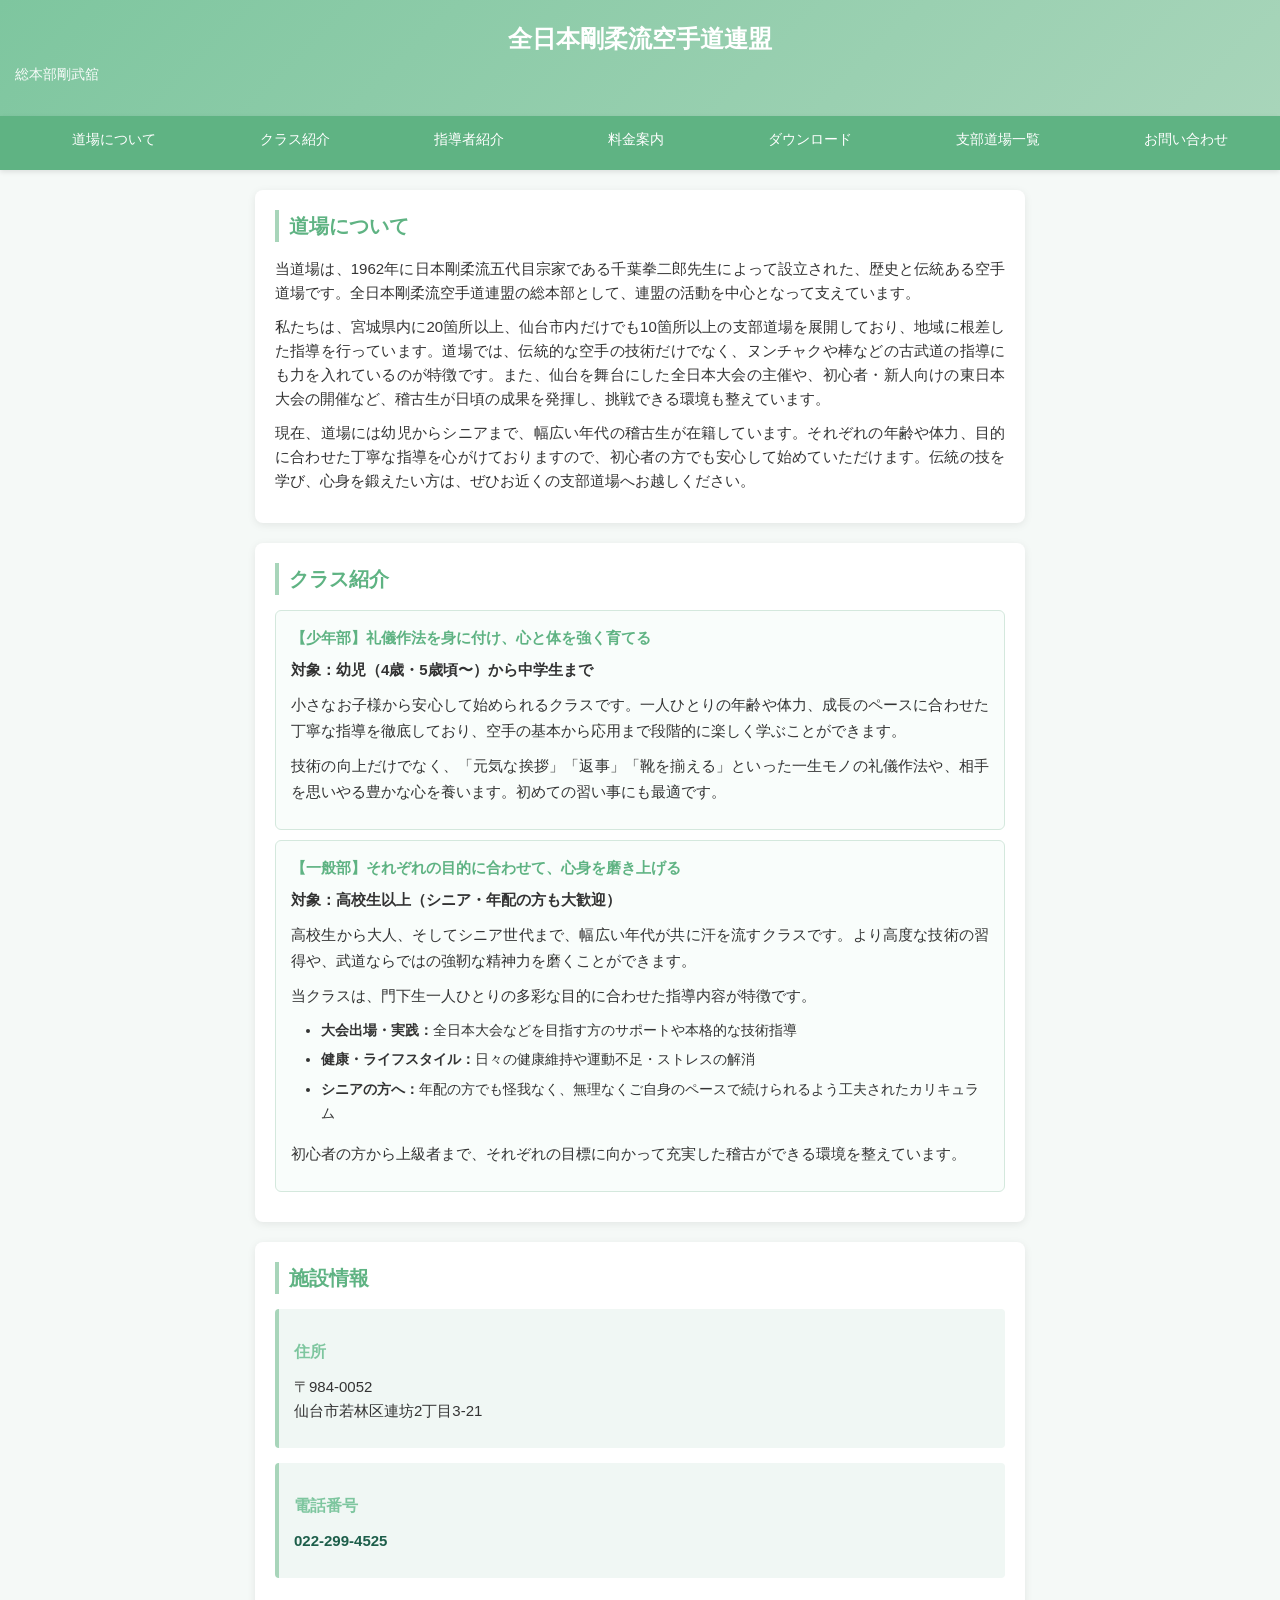
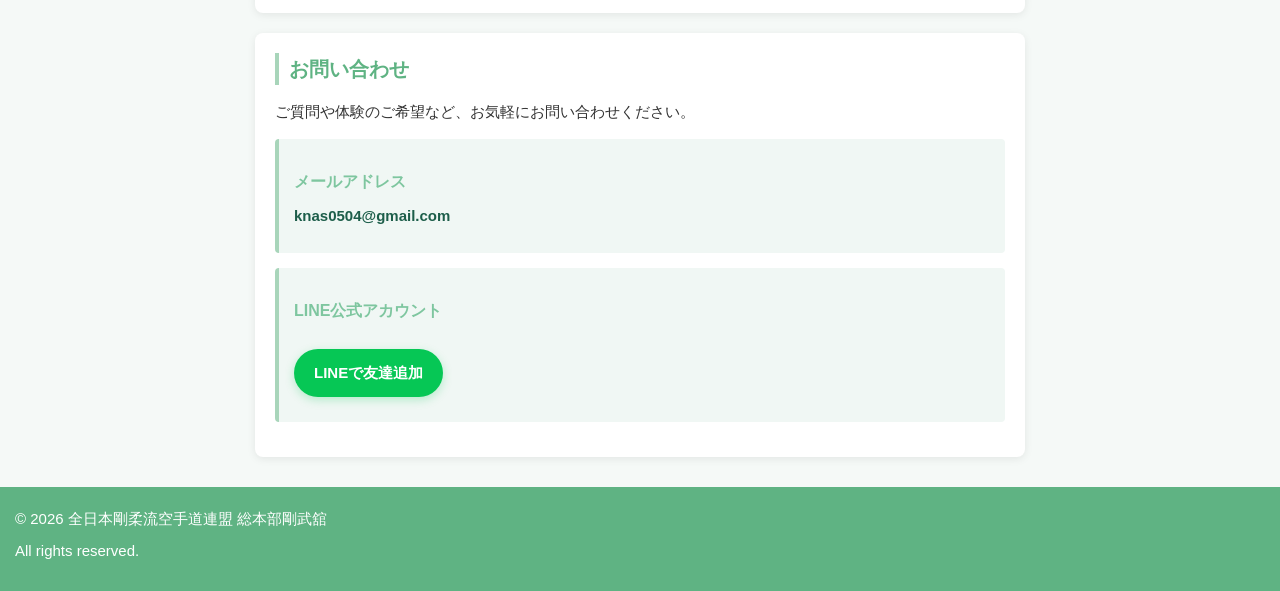
<file: index.htm>
<!DOCTYPE html>
<html lang="ja">
<head>
    <meta charset="UTF-8">
    <meta name="viewport" content="width=device-width, initial-scale=1.0">
    <title>全日本剛柔流空手道連盟 総本部剛武舘</title>
    <style>
        * { margin: 0; padding: 0; box-sizing: border-box; }
        body { font-family: 'Segoe UI', 'Hiragino Sans', 'Noto Sans JP', sans-serif; line-height: 1.6; color: #333; background-color: #f5f9f7; }
        header { background: linear-gradient(135deg, #7ec69f 0%, #a8d5ba 100%); color: white; padding: 20px 15px; text-align: center; box-shadow: 0 2px 5px rgba(0,0,0,0.1); }
        header h1 { font-size: 24px; margin-bottom: 5px; font-weight: 600; }
        header p { font-size: 14px; opacity: 0.95; }
        nav { background-color: #5fb383; padding: 0; position: sticky; top: 0; z-index: 100; box-shadow: 0 2px 5px rgba(0,0,0,0.1); }
        nav ul { list-style: none; display: flex; justify-content: space-around; flex-wrap: wrap; }
        nav a { display: block; color: white; text-decoration: none; padding: 12px 15px; font-size: 14px; font-weight: 500; transition: background-color 0.3s ease; }
        nav a:hover { background-color: #4a9b6f; }
        main { max-width: 800px; margin: 20px auto; padding: 0 15px; }
        section { background: white; margin-bottom: 20px; padding: 20px; border-radius: 8px; box-shadow: 0 2px 8px rgba(0,0,0,0.08); }
        section h2 { color: #5fb383; margin-bottom: 15px; font-size: 20px; border-left: 4px solid #a8d5ba; padding-left: 10px; }
        section h3 { color: #7ec69f; margin-top: 15px; margin-bottom: 10px; font-size: 16px; }
        p { margin-bottom: 10px; text-align: justify; font-size: 15px; }
        ul { margin-left: 20px; margin-bottom: 15px; }
        li { margin-bottom: 8px; font-size: 15px; }
        .info-box { background-color: #f0f7f4; border-left: 4px solid #a8d5ba; padding: 15px; margin: 15px 0; border-radius: 4px; }
        .info-box strong { color: #5fb383; }
        .contact-link { color: #1d5e4a; text-decoration: none; font-weight: 600; }
        .contact-link:hover { text-decoration: underline; }
        .class-item { background-color: #f9fdfb; padding: 15px; margin-bottom: 10px; border-radius: 6px; border: 1px solid #d4e8dd; }
        .class-item h3 { margin-top: 0; }
        .class-item-title { color: #5fb383; font-weight: 600; font-size: 15px; margin-bottom: 8px; }
        .class-item-subtitle { color: #7ec69f; font-weight: 600; font-size: 14px; margin-top: 10px; margin-bottom: 5px; }
        .class-item-content { font-size: 15px; line-height: 1.7; }
        .class-item-content ul { margin-left: 30px; margin-top: 8px; }
        .class-item-content li { margin-bottom: 6px; font-size: 14px; }
        .btn-line {
            display: inline-flex;
            align-items: center;
            justify-content: center;
            gap: 8px;
            background-color: #06c755;
            color: white;
            text-decoration: none;
            font-weight: 700;
            padding: 12px 20px;
            border-radius: 999px;
            margin-top: 15px;
            box-shadow: 0 3px 10px rgba(6, 199, 85, 0.25);
        }
        .btn-line:hover { background-color: #04ad49; }
        .btn-line img { width: 20px; height: 20px; }
        .map-wrap { position: relative; padding-bottom: 56.25%; height: 0; overflow: hidden; margin-top: 12px; border-radius: 6px; }
        .map-wrap iframe { position: absolute; top: 0; left: 0; width: 100%; height: 100%; border: 0; }
        footer { background-color: #5fb383; color: white; text-align: center; padding: 20px 15px; margin-top: 30px; font-size: 13px; }
        footer p { margin-bottom: 8px; }
        a:focus, button:focus { outline: 2px solid #7ec69f; outline-offset: 2px; }
        @media (max-width: 600px) { header h1 { font-size: 18px; } nav a { padding: 10px 12px; font-size: 12px; } section { padding: 15px; } section h2 { font-size: 18px; } main { margin: 15px auto; } }
    </style>
</head>
<body>
    <header><h1>全日本剛柔流空手道連盟</h1><p>総本部剛武舘</p></header>
    <nav aria-label="メインナビゲーション"><ul>
        <li><a href="#about">道場について</a></li><li><a href="#classes">クラス紹介</a></li><li><a href="instructors.html">指導者紹介</a></li><li><a href="pricing.html">料金案内</a></li><li><a href="download.html">ダウンロード</a></li><li><a href="branches.html">支部道場一覧</a></li><li><a href="#contact">お問い合わせ</a></li>
    </ul></nav>
    <main>
        <section id="about"><h2>道場について</h2><p>当道場は、1962年に日本剛柔流五代目宗家である千葉拳二郎先生によって設立された、歴史と伝統ある空手道場です。全日本剛柔流空手道連盟の総本部として、連盟の活動を中心となって支えています。</p><p>私たちは、宮城県内に20箇所以上、仙台市内だけでも10箇所以上の支部道場を展開しており、地域に根差した指導を行っています。道場では、伝統的な空手の技術だけでなく、ヌンチャクや棒などの古武道の指導にも力を入れているのが特徴です。また、仙台を舞台にした全日本大会の主催や、初心者・新人向けの東日本大会の開催など、稽古生が日頃の成果を発揮し、挑戦できる環境も整えています。</p><p>現在、道場には幼児からシニアまで、幅広い年代の稽古生が在籍しています。それぞれの年齢や体力、目的に合わせた丁寧な指導を心がけておりますので、初心者の方でも安心して始めていただけます。伝統の技を学び、心身を鍛えたい方は、ぜひお近くの支部道場へお越しください。</p></section>
        <section id="classes"><h2>クラス紹介</h2>
            <div class="class-item">
                <div class="class-item-title">【少年部】礼儀作法を身に付け、心と体を強く育てる</div>
                <p><strong>対象：幼児（4歳・5歳頃〜）から中学生まで</strong></p>
                <div class="class-item-content">
                    <p>小さなお子様から安心して始められるクラスです。一人ひとりの年齢や体力、成長のペースに合わせた丁寧な指導を徹底しており、空手の基本から応用まで段階的に楽しく学ぶことができます。</p>
                    <p>技術の向上だけでなく、「元気な挨拶」「返事」「靴を揃える」といった一生モノの礼儀作法や、相手を思いやる豊かな心を養います。初めての習い事にも最適です。</p>
                </div>
            </div>
            <div class="class-item">
                <div class="class-item-title">【一般部】それぞれの目的に合わせて、心身を磨き上げる</div>
                <p><strong>対象：高校生以上（シニア・年配の方も大歓迎）</strong></p>
                <div class="class-item-content">
                    <p>高校生から大人、そしてシニア世代まで、幅広い年代が共に汗を流すクラスです。より高度な技術の習得や、武道ならではの強靭な精神力を磨くことができます。</p>
                    <p>当クラスは、門下生一人ひとりの多彩な目的に合わせた指導内容が特徴です。</p>
                    <ul>
                        <li><strong>大会出場・実践：</strong>全日本大会などを目指す方のサポートや本格的な技術指導</li>
                        <li><strong>健康・ライフスタイル：</strong>日々の健康維持や運動不足・ストレスの解消</li>
                        <li><strong>シニアの方へ：</strong>年配の方でも怪我なく、無理なくご自身のペースで続けられるよう工夫されたカリキュラム</li>
                    </ul>
                    <p>初心者の方から上級者まで、それぞれの目標に向かって充実した稽古ができる環境を整えています。</p>
                </div>
            </div>
        </section>
        <section id="info"><h2>施設情報</h2><div class="info-box"><h3>住所</h3><p>〒984-0052<br>仙台市若林区連坊2丁目3-21</p></div><div class="info-box"><h3>電話番号</h3><p><a href="tel:022-299-4525" class="contact-link">022-299-4525</a></p></div></section>
        <section id="contact"><h2>お問い合わせ</h2><p>ご質問や体験のご希望など、お気軽にお問い合わせください。</p><div class="info-box"><h3>メールアドレス</h3><p><a href="mailto:knas0504@gmail.com" class="contact-link">knas0504@gmail.com</a></p></div><div class="info-box"><h3>LINE公式アカウント</h3><p><a href="https://lin.ee/5XdmVxu" class="btn-line">LINEで友達追加</a></p></div></section>
    </main>
    <footer><p>&copy; 2026 全日本剛柔流空手道連盟 総本部剛武舘</p><p>All rights reserved.</p></footer>
</body>
</html>
</file>
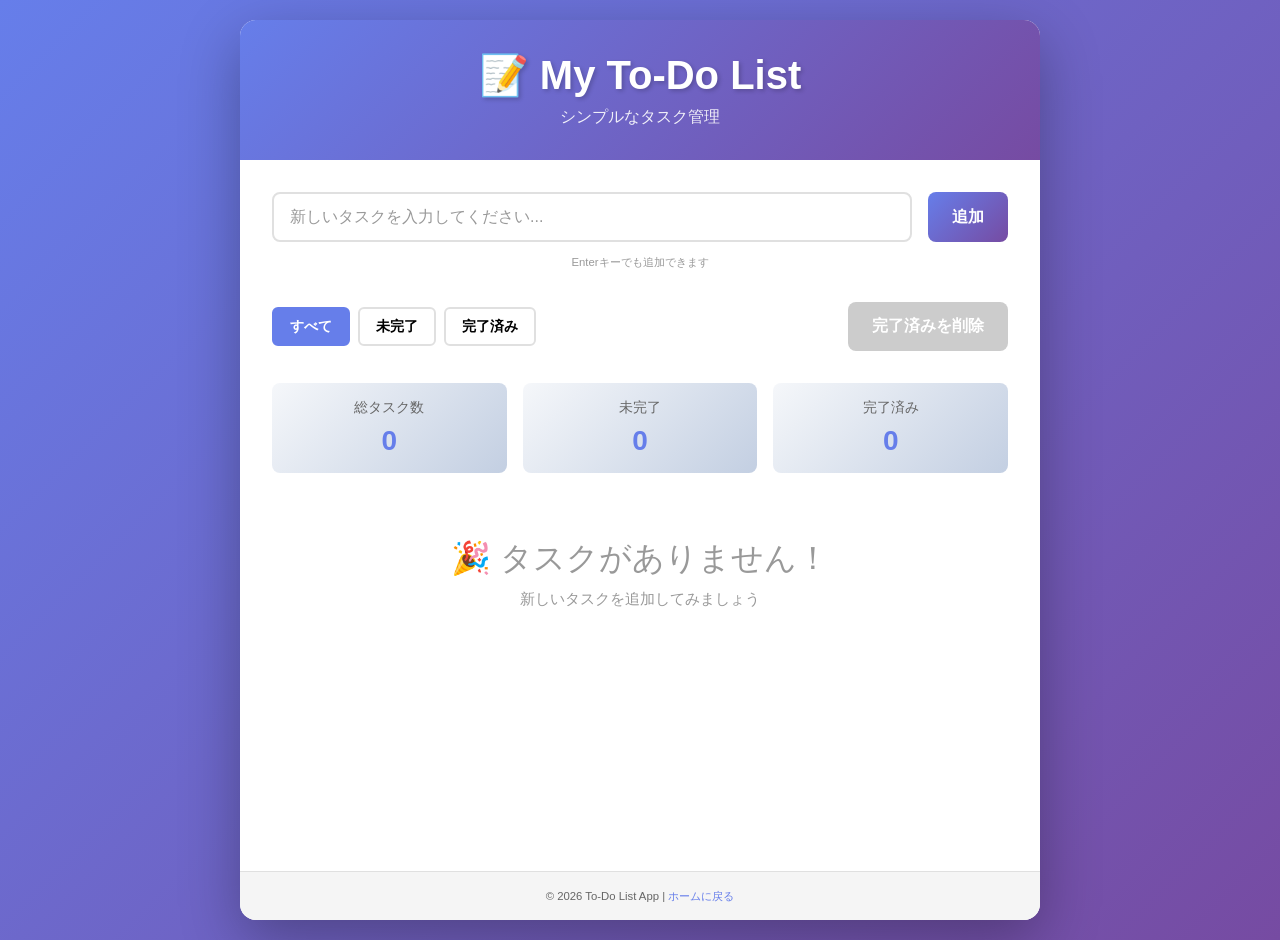
<file: todo/index.html>
<!DOCTYPE html>
<html lang="ja">
<head>
    <meta charset="UTF-8">
    <meta name="viewport" content="width=device-width, initial-scale=1.0">
    <meta name="description" content="シンプルで使いやすいTo-Doリスト管理アプリケーション。ローカルストレージで自動保存。">
    <title>To-Do リスト | タスク管理アプリ</title>
    <link rel="stylesheet" href="styles.css">
</head>
<body>
    <div class="container">
        <!-- ヘッダー -->
        <header class="header">
            <h1 class="title">📝 My To-Do List</h1>
            <p class="subtitle">シンプルなタスク管理</p>
        </header>

        <!-- メインコンテンツ -->
        <main class="main-content">
            <!-- 入力エリア -->
            <section class="input-section">
                <form id="todoForm" class="input-form">
                    <input 
                        type="text" 
                        id="todoInput" 
                        class="input-field" 
                        placeholder="新しいタスクを入力してください..."
                        autocomplete="off"
                    >
                    <button type="submit" class="btn btn-add">追加</button>
                </form>
                <div class="input-info">
                    <small>Enterキーでも追加できます</small>
                </div>
            </section>

            <!-- フィルターボタン -->
            <section class="filter-section">
                <div class="filter-buttons">
                    <button class="filter-btn active" data-filter="all">すべて</button>
                    <button class="filter-btn" data-filter="active">未完了</button>
                    <button class="filter-btn" data-filter="completed">完了済み</button>
                </div>
                <button id="clearCompleted" class="btn btn-danger">完了済みを削除</button>
            </section>

            <!-- 統計情報 -->
            <section class="stats-section">
                <div class="stat-item">
                    <span class="stat-label">総タスク数</span>
                    <span class="stat-value" id="totalTasks">0</span>
                </div>
                <div class="stat-item">
                    <span class="stat-label">未完了</span>
                    <span class="stat-value" id="activeTasks">0</span>
                </div>
                <div class="stat-item">
                    <span class="stat-label">完了済み</span>
                    <span class="stat-value" id="completedTasks">0</span>
                </div>
            </section>

            <!-- タスクリスト -->
            <section class="tasks-section">
                <ul id="todoList" class="todo-list">
                    <!-- JavaScriptで動的に生成 -->
                </ul>
                <div id="emptyState" class="empty-state">
                    <p>🎉 タスクがありません！</p>
                    <p>新しいタスクを追加してみましょう</p>
                </div>
            </section>
        </main>

        <!-- フッター -->
        <footer class="footer">
            <small>&copy; 2026 To-Do List App | <a href="../index.html">ホームに戻る</a></small>
        </footer>
    </div>

    <script src="script.js"></script>
</body>
</html>
</file>
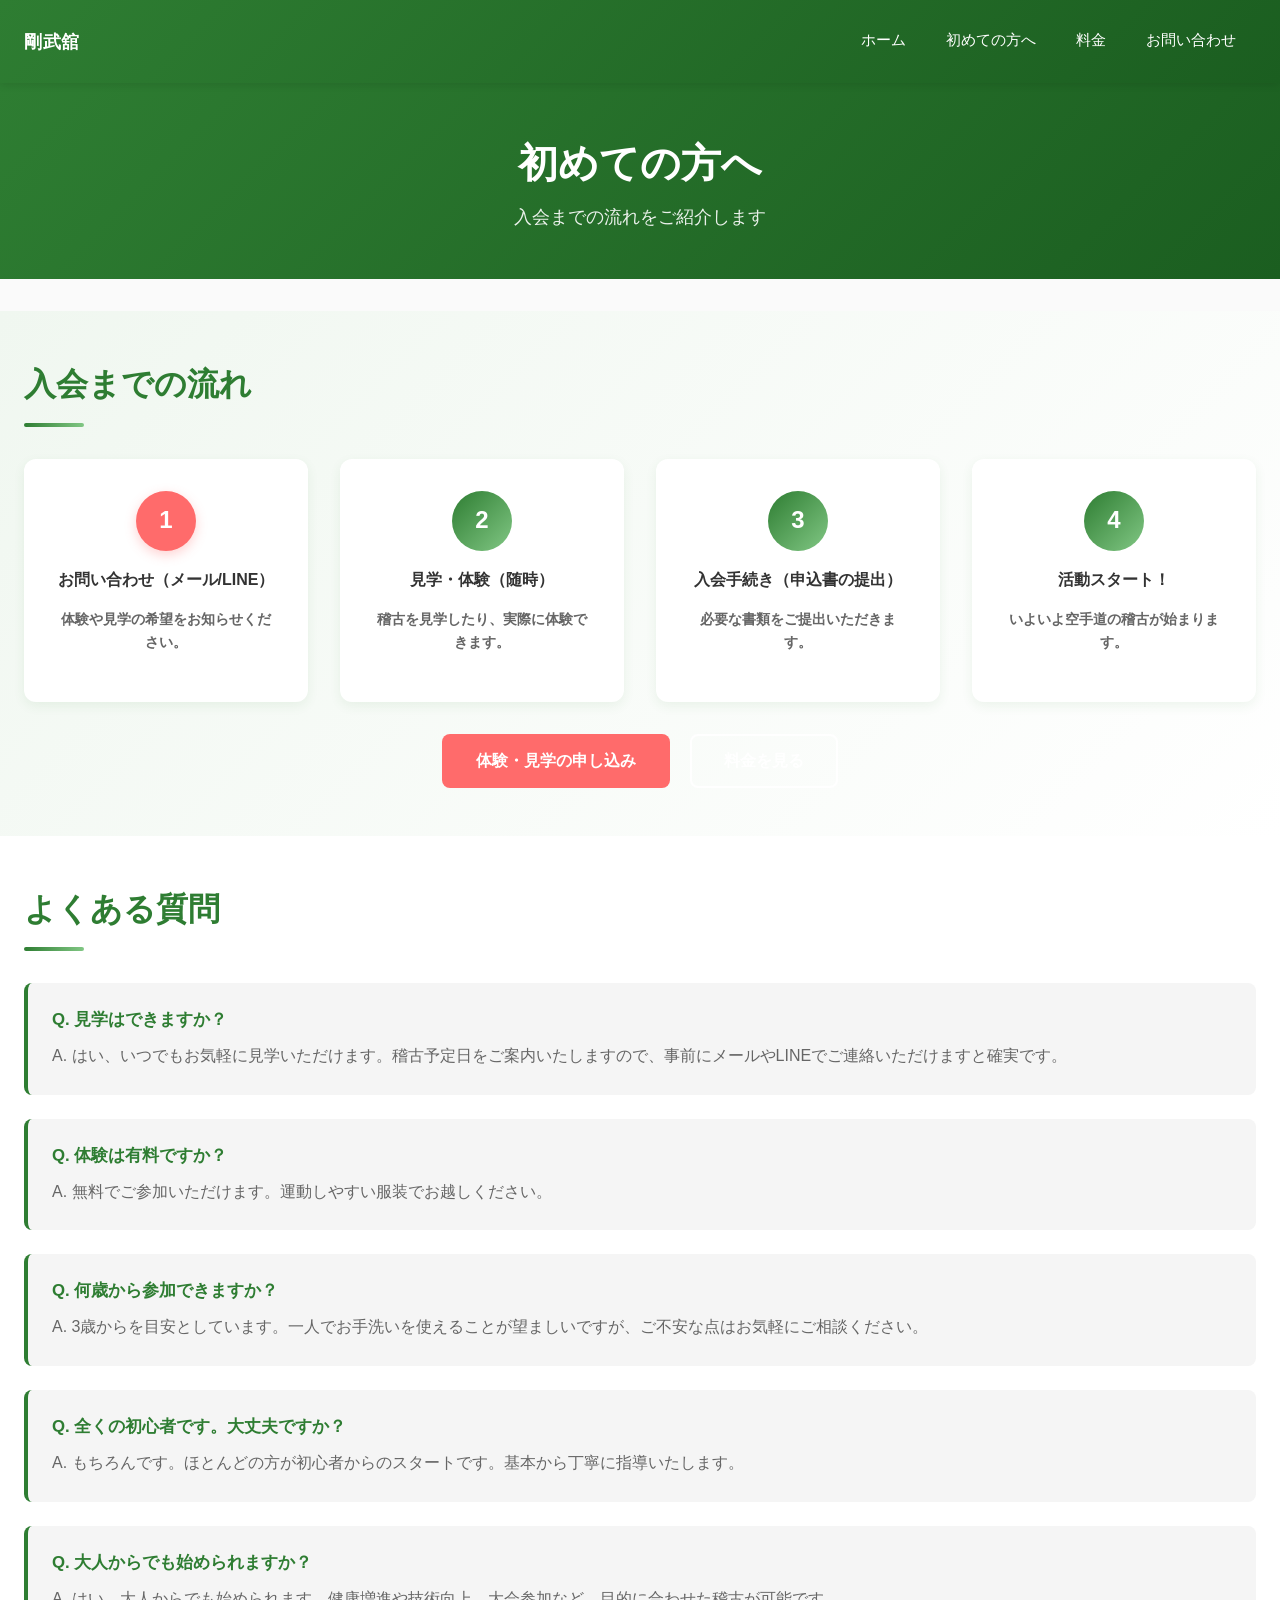
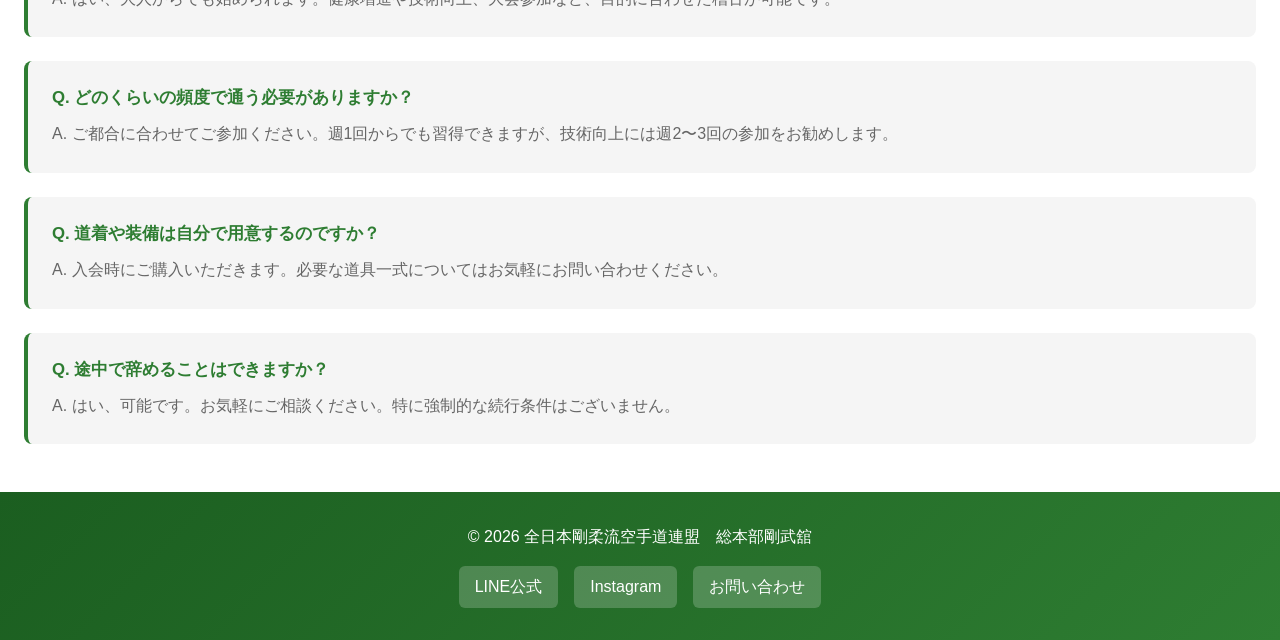
<file: about.html>
<!DOCTYPE html>
<html lang="ja">
<head>
    <meta charset="UTF-8">
    <meta name="viewport" content="width=device-width, initial-scale=1.0">
    <meta name="description" content="初めての方へ。入会までの流れと料金について。">
    <title>初めての方へ | 全日本剛柔流空手道連盟　総本部剛武舘</title>
    <link rel="stylesheet" href="css/style.css">
</head>
<body>
    <!-- ヘッダー -->
    <header class="header">
        <div class="logo">剛武舘</div>
        <button class="menu-toggle" id="menuToggle">☰</button>
        <nav class="nav" id="nav">
            <a href="index.html">ホーム</a>
            <a href="about.html">初めての方へ</a>
            <a href="price.html">料金</a>
            <a href="contact.html">お問い合わせ</a>
        </nav>
    </header>

    <main>
        <!-- ページタイトル -->
        <div class="page-title">
            <h1>初めての方へ</h1>
            <p>入会までの流れをご紹介します</p>
        </div>

        <!-- 入会ステップセクション -->
        <section class="steps">
            <h2>入会までの流れ</h2>
            <div class="steps-container">
                <div class="step-item active">
                    <div class="step-number">1</div>
                    <p>お問い合わせ（メール/LINE）</p>
                    <p style="font-size: 0.9rem; color: #666; margin-top: 0.5rem;">体験や見学の希望をお知らせください。</p>
                </div>
                <div class="step-item">
                    <div class="step-number">2</div>
                    <p>見学・体験（随時）</p>
                    <p style="font-size: 0.9rem; color: #666; margin-top: 0.5rem;">稽古を見学したり、実際に体験できます。</p>
                </div>
                <div class="step-item">
                    <div class="step-number">3</div>
                    <p>入会手続き（申込書の提出）</p>
                    <p style="font-size: 0.9rem; color: #666; margin-top: 0.5rem;">必要な書類をご提出いただきます。</p>
                </div>
                <div class="step-item">
                    <div class="step-number">4</div>
                    <p>活動スタート！</p>
                    <p style="font-size: 0.9rem; color: #666; margin-top: 0.5rem;">いよいよ空手道の稽古が始まります。</p>
                </div>
            </div>
            <div style="text-align: center; margin-top: 2rem;">
                <a href="contact.html" class="btn btn-main">体験・見学の申し込み</a>
                <a href="price.html" class="btn btn-sub" style="margin-left: 1rem;">料金を見る</a>
            </div>
        </section>

        <!-- よくある質問セクション -->
        <section class="faq">
            <h2>よくある質問</h2>
            <div class="faq-grid">
                <div class="faq-item">
                    <p class="faq-q">Q. 見学はできますか？</p>
                    <p class="faq-a">A. はい、いつでもお気軽に見学いただけます。稽古予定日をご案内いたしますので、事前にメールやLINEでご連絡いただけますと確実です。</p>
                </div>

                <div class="faq-item">
                    <p class="faq-q">Q. 体験は有料ですか？</p>
                    <p class="faq-a">A. 無料でご参加いただけます。運動しやすい服装でお越しください。</p>
                </div>

                <div class="faq-item">
                    <p class="faq-q">Q. 何歳から参加できますか？</p>
                    <p class="faq-a">A. 3歳からを目安としています。一人でお手洗いを使えることが望ましいですが、ご不安な点はお気軽にご相談ください。</p>
                </div>

                <div class="faq-item">
                    <p class="faq-q">Q. 全くの初心者です。大丈夫ですか？</p>
                    <p class="faq-a">A. もちろんです。ほとんどの方が初心者からのスタートです。基本から丁寧に指導いたします。</p>
                </div>

                <div class="faq-item">
                    <p class="faq-q">Q. 大人からでも始められますか？</p>
                    <p class="faq-a">A. はい、大人からでも始められます。健康増進や技術向上、大会参加など、目的に合わせた稽古が可能です。</p>
                </div>

                <div class="faq-item">
                    <p class="faq-q">Q. どのくらいの頻度で通う必要がありますか？</p>
                    <p class="faq-a">A. ご都合に合わせてご参加ください。週1回からでも習得できますが、技術向上には週2〜3回の参加をお勧めします。</p>
                </div>

                <div class="faq-item">
                    <p class="faq-q">Q. 道着や装備は自分で用意するのですか？</p>
                    <p class="faq-a">A. 入会時にご購入いただきます。必要な道具一式についてはお気軽にお問い合わせください。</p>
                </div>

                <div class="faq-item">
                    <p class="faq-q">Q. 途中で辞めることはできますか？</p>
                    <p class="faq-a">A. はい、可能です。お気軽にご相談ください。特に強制的な続行条件はございません。</p>
                </div>
            </div>
        </section>
    </main>

    <!-- フッター -->
    <footer class="footer">
        <p>&copy; 2026 全日本剛柔流空手道連盟　総本部剛武舘</p>
        <div class="footer-sns">
            <a href="https://line.me/R/ti/p/@195xouaz" target="_blank">LINE公式</a>
            <a href="https://instagram.com" target="_blank">Instagram</a>
            <a href="contact.html">お問い合わせ</a>
        </div>
    </footer>

    <script>
        // モバイルメニュー開閉
        const menuToggle = document.getElementById('menuToggle');
        const nav = document.getElementById('nav');

        menuToggle.addEventListener('click', () => {
            nav.classList.toggle('active');
        });

        // ナビゲーションリンク click時にメニューを閉じる
        document.querySelectorAll('.nav a').forEach(link => {
            link.addEventListener('click', () => {
                nav.classList.remove('active');
            });
        });
    </script>
</body>
</html>
</file>
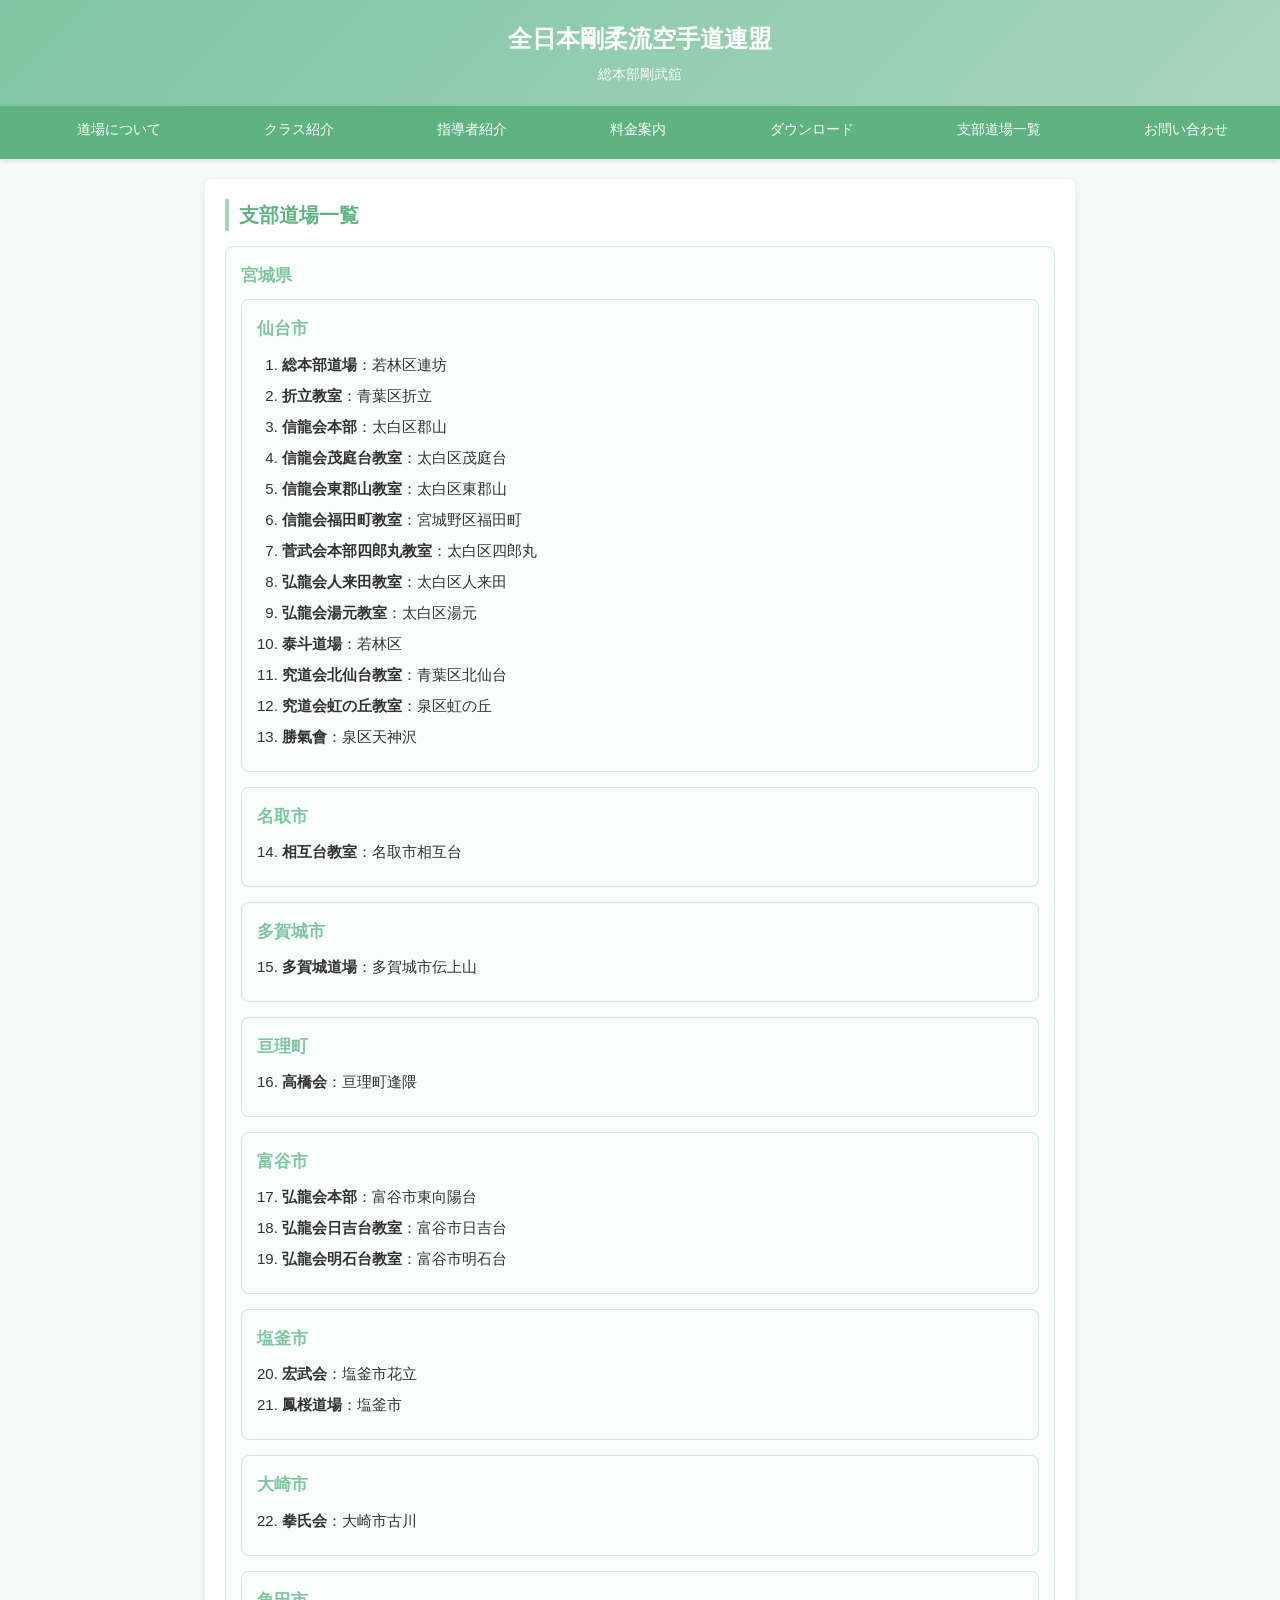
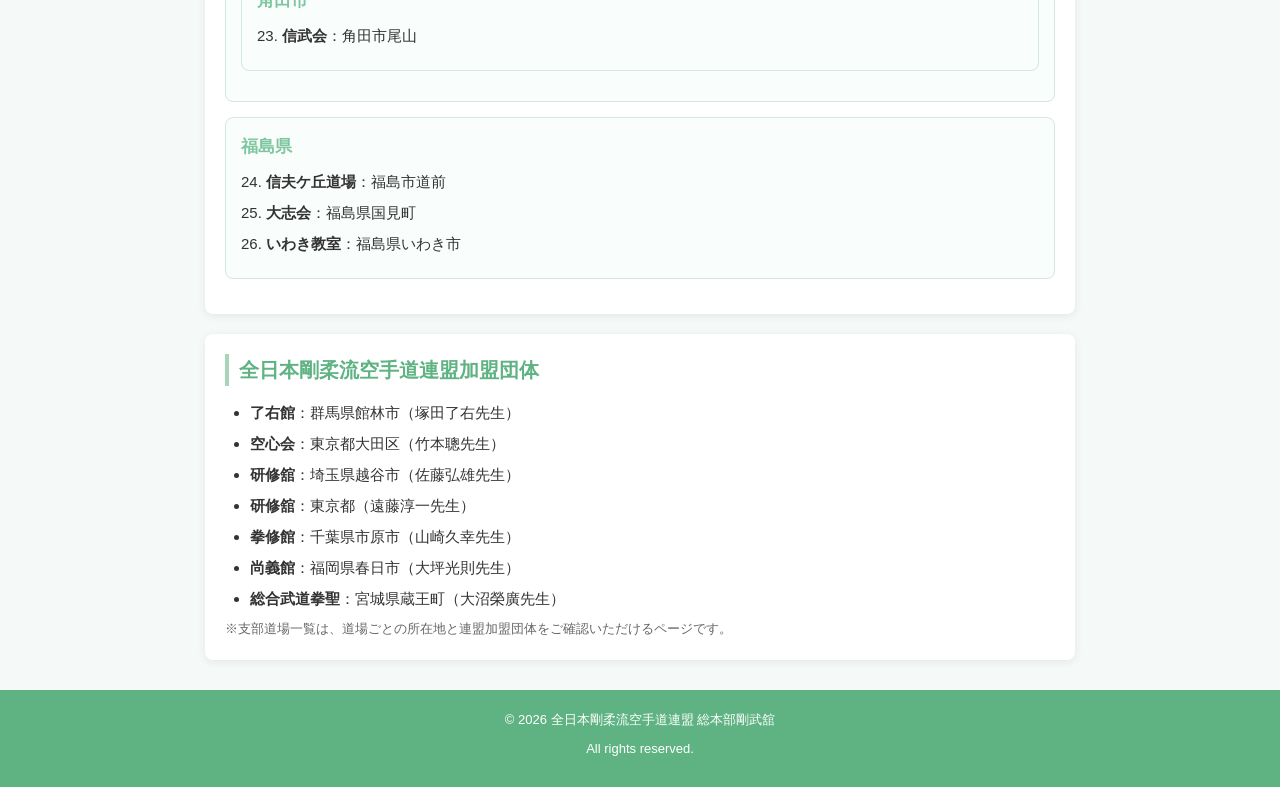
<file: branches.html>
<!DOCTYPE html>
<html lang="ja">
<head>
    <meta charset="UTF-8">
    <meta name="viewport" content="width=device-width, initial-scale=1.0">
    <title>支部道場一覧 | 全日本剛柔流空手道連盟 総本部剛武舘</title>
    <style>
        * { margin: 0; padding: 0; box-sizing: border-box; }
        body { font-family: 'Segoe UI', 'Hiragino Sans', 'Noto Sans JP', sans-serif; line-height: 1.6; color: #333; background-color: #f5f9f7; }
        header { background: linear-gradient(135deg, #7ec69f 0%, #a8d5ba 100%); color: white; padding: 20px 15px; text-align: center; box-shadow: 0 2px 5px rgba(0,0,0,.1); }
        header h1 { font-size: 24px; margin-bottom: 5px; font-weight: 600; }
        header p { font-size: 14px; opacity: .95; }
        nav { background: #5fb383; position: sticky; top: 0; z-index: 100; box-shadow: 0 2px 5px rgba(0,0,0,.1); }
        nav ul { list-style: none; display: flex; justify-content: space-around; flex-wrap: wrap; }
        nav a { display: block; color: white; text-decoration: none; padding: 12px 15px; font-size: 14px; font-weight: 500; }
        nav a:hover { background: #4a9b6f; }
        main { max-width: 900px; margin: 20px auto; padding: 0 15px; }
        section { background: white; margin-bottom: 20px; padding: 20px; border-radius: 8px; box-shadow: 0 2px 8px rgba(0,0,0,.08); }
        section h2 { color: #5fb383; margin-bottom: 15px; font-size: 20px; border-left: 4px solid #a8d5ba; padding-left: 10px; }
        section h3 { color: #7ec69f; margin: 18px 0 10px; font-size: 17px; }
        .area { background: #f9fdfb; border: 1px solid #d4e8dd; border-radius: 8px; padding: 15px; margin-bottom: 15px; }
        .area h3 { margin-top: 0; }
        ol, ul { margin-left: 25px; margin-bottom: 0; }
        li { margin-bottom: 7px; font-size: 15px; }
        .notes { font-size: 13px; color: #666; margin-top: 8px; }
        footer { background: #5fb383; color: white; text-align: center; padding: 20px 15px; margin-top: 30px; font-size: 13px; }
        footer p { margin-bottom: 8px; }
        @media (max-width: 600px) { header h1 { font-size: 18px; } nav a { padding: 10px 9px; font-size: 12px; } section { padding: 15px; } section h2 { font-size: 18px; } }
    </style>
</head>
<body>
    <header>
        <h1>全日本剛柔流空手道連盟</h1>
        <p>総本部剛武舘</p>
    </header>
    <nav aria-label="メインナビゲーション">
        <ul>
            <li><a href="index.htm#about">道場について</a></li>
            <li><a href="index.htm#classes">クラス紹介</a></li>
            <li><a href="instructors.html">指導者紹介</a></li>
            <li><a href="pricing.html">料金案内</a></li>
            <li><a href="download.html">ダウンロード</a></li>
            <li><a href="branches.html">支部道場一覧</a></li>
            <li><a href="index.htm#contact">お問い合わせ</a></li>
        </ul>
    </nav>
    <main>
        <section>
            <h2>支部道場一覧</h2>

            <div class="area">
                <h3>宮城県</h3>
                <div class="area">
                    <h3>仙台市</h3>
                    <ol>
                        <li><strong>総本部道場</strong>：若林区連坊</li>
                        <li><strong>折立教室</strong>：青葉区折立</li>
                        <li><strong>信龍会本部</strong>：太白区郡山</li>
                        <li><strong>信龍会茂庭台教室</strong>：太白区茂庭台</li>
                        <li><strong>信龍会東郡山教室</strong>：太白区東郡山</li>
                        <li><strong>信龍会福田町教室</strong>：宮城野区福田町</li>
                        <li><strong>菅武会本部四郎丸教室</strong>：太白区四郎丸</li>
                        <li><strong>弘龍会人来田教室</strong>：太白区人来田</li>
                        <li><strong>弘龍会湯元教室</strong>：太白区湯元</li>
                        <li><strong>泰斗道場</strong>：若林区</li>
                        <li><strong>究道会北仙台教室</strong>：青葉区北仙台</li>
                        <li><strong>究道会虹の丘教室</strong>：泉区虹の丘</li>
                        <li><strong>勝氣會</strong>：泉区天神沢</li>
                    </ol>
                </div>

                <div class="area">
                    <h3>名取市</h3>
                    <ol start="14">
                        <li><strong>相互台教室</strong>：名取市相互台</li>
                    </ol>
                </div>

                <div class="area">
                    <h3>多賀城市</h3>
                    <ol start="15">
                        <li><strong>多賀城道場</strong>：多賀城市伝上山</li>
                    </ol>
                </div>

                <div class="area">
                    <h3>亘理町</h3>
                    <ol start="16">
                        <li><strong>高橋会</strong>：亘理町逢隈</li>
                    </ol>
                </div>

                <div class="area">
                    <h3>富谷市</h3>
                    <ol start="17">
                        <li><strong>弘龍会本部</strong>：富谷市東向陽台</li>
                        <li><strong>弘龍会日吉台教室</strong>：富谷市日吉台</li>
                        <li><strong>弘龍会明石台教室</strong>：富谷市明石台</li>
                    </ol>
                </div>

                <div class="area">
                    <h3>塩釜市</h3>
                    <ol start="20">
                        <li><strong>宏武会</strong>：塩釜市花立</li>
                        <li><strong>鳳桜道場</strong>：塩釜市</li>
                    </ol>
                </div>

                <div class="area">
                    <h3>大崎市</h3>
                    <ol start="22">
                        <li><strong>拳氏会</strong>：大崎市古川</li>
                    </ol>
                </div>

                <div class="area">
                    <h3>角田市</h3>
                    <ol start="23">
                        <li><strong>信武会</strong>：角田市尾山</li>
                    </ol>
                </div>
            </div>

            <div class="area">
                <h3>福島県</h3>
                <ol start="24">
                    <li><strong>信夫ケ丘道場</strong>：福島市道前</li>
                    <li><strong>大志会</strong>：福島県国見町</li>
                    <li><strong>いわき教室</strong>：福島県いわき市</li>
                </ol>
            </div>
        </section>

        <section>
            <h2>全日本剛柔流空手道連盟加盟団体</h2>
            <ul>
                <li><strong>了右館</strong>：群馬県館林市（塚田了右先生）</li>
                <li><strong>空心会</strong>：東京都大田区（竹本聰先生）</li>
                <li><strong>研修舘</strong>：埼玉県越谷市（佐藤弘雄先生）</li>
                <li><strong>研修舘</strong>：東京都（遠藤淳一先生）</li>
                <li><strong>拳修館</strong>：千葉県市原市（山崎久幸先生）</li>
                <li><strong>尚義館</strong>：福岡県春日市（大坪光則先生）</li>
                <li><strong>総合武道拳聖</strong>：宮城県蔵王町（大沼榮廣先生）</li>
            </ul>
            <div class="notes">※支部道場一覧は、道場ごとの所在地と連盟加盟団体をご確認いただけるページです。</div>
        </section>
    </main>
    <footer>
        <p>&copy; 2026 全日本剛柔流空手道連盟 総本部剛武舘</p>
        <p>All rights reserved.</p>
    </footer>
</body>
</html>
</file>
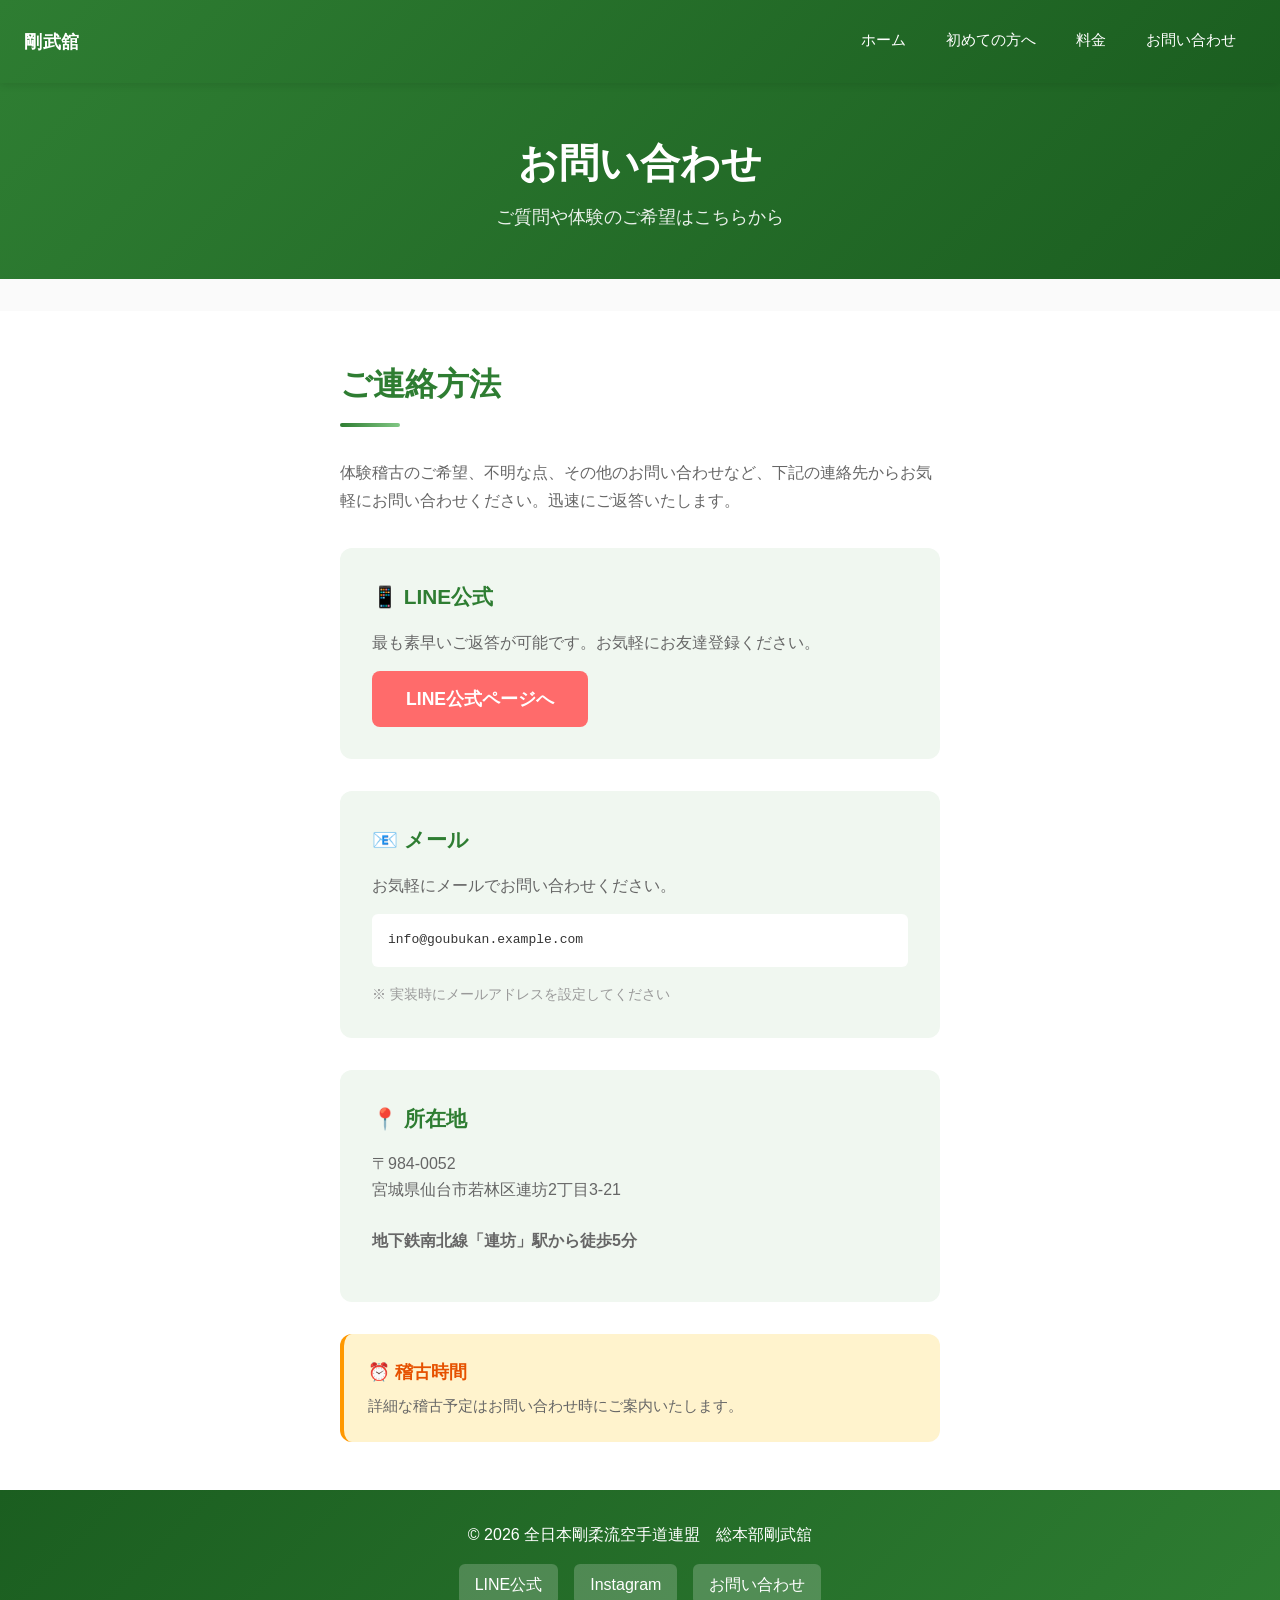
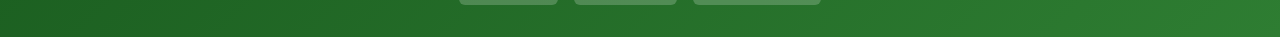
<file: contact.html>
<!DOCTYPE html>
<html lang="ja">
<head>
    <meta charset="UTF-8">
    <meta name="viewport" content="width=device-width, initial-scale=1.0">
    <meta name="description" content="お問い合わせ。体験・見学・ご不明な点など、お気軽にお問い合わせください。">
    <title>お問い合わせ | 全日本剛柔流空手道連盟　総本部剛武舘</title>
    <link rel="stylesheet" href="css/style.css">
</head>
<body>
    <!-- ヘッダー -->
    <header class="header">
        <div class="logo">剛武舘</div>
        <button class="menu-toggle" id="menuToggle">☰</button>
        <nav class="nav" id="nav">
            <a href="index.html">ホーム</a>
            <a href="about.html">初めての方へ</a>
            <a href="price.html">料金</a>
            <a href="contact.html">お問い合わせ</a>
        </nav>
    </header>

    <main>
        <!-- ページタイトル -->
        <div class="page-title">
            <h1>お問い合わせ</h1>
            <p>ご質問や体験のご希望はこちらから</p>
        </div>

        <!-- お問い合わせセクション -->
        <section style="background-color: #fff;">
            <div style="max-width: 600px; margin: 0 auto;">
                <h2>ご連絡方法</h2>
                <p style="margin-bottom: 2rem; color: #666; line-height: 1.8;">体験稽古のご希望、不明な点、その他のお問い合わせなど、下記の連絡先からお気軽にお問い合わせください。迅速にご返答いたします。</p>

                <div style="background-color: #f0f7f0; padding: 2rem; border-radius: 12px; margin-bottom: 2rem;">
                    <h3 style="color: #2e7d32; font-size: 1.3rem; margin-bottom: 1rem;">📱 LINE公式</h3>
                    <p style="margin-bottom: 1rem; color: #666;">最も素早いご返答が可能です。お気軽にお友達登録ください。</p>
                    <a href="https://line.me/R/ti/p/@195xouaz" target="_blank" class="btn btn-main" style="font-size: 1.1rem;">LINE公式ページへ</a>
                </div>

                <div style="background-color: #f0f7f0; padding: 2rem; border-radius: 12px; margin-bottom: 2rem;">
                    <h3 style="color: #2e7d32; font-size: 1.3rem; margin-bottom: 1rem;">📧 メール</h3>
                    <p style="margin-bottom: 1rem; color: #666;">お気軽にメールでお問い合わせください。</p>
                    <p style="word-break: break-all; font-family: monospace; background-color: white; padding: 1rem; border-radius: 6px; color: #333;">
                        info@goubukan.example.com
                    </p>
                    <p style="margin-top: 1rem; font-size: 0.9rem; color: #999;">※ 実装時にメールアドレスを設定してください</p>
                </div>

                <div style="background-color: #f0f7f0; padding: 2rem; border-radius: 12px; margin-bottom: 2rem;">
                    <h3 style="color: #2e7d32; font-size: 1.3rem; margin-bottom: 1rem;">📍 所在地</h3>
                    <p style="margin-bottom: 1rem; color: #666;">
                        〒984-0052<br>
                        宮城県仙台市若林区連坊2丁目3-21<br><br>
                        <strong>地下鉄南北線「連坊」駅から徒歩5分</strong>
                    </p>
                </div>

                <div style="background-color: #fff3cd; padding: 1.5rem; border-radius: 12px; border-left: 4px solid #ff9800;">
                    <h3 style="color: #e65100; margin-bottom: 0.5rem; font-size: 1.1rem;">⏰ 稽古時間</h3>
                    <p style="margin: 0; color: #666; font-size: 0.95rem;">詳細な稽古予定はお問い合わせ時にご案内いたします。</p>
                </div>
            </div>
        </section>
    </main>

    <!-- フッター -->
    <footer class="footer">
        <p>&copy; 2026 全日本剛柔流空手道連盟　総本部剛武舘</p>
        <div class="footer-sns">
            <a href="https://line.me/R/ti/p/@195xouaz" target="_blank">LINE公式</a>
            <a href="https://instagram.com" target="_blank">Instagram</a>
            <a href="contact.html">お問い合わせ</a>
        </div>
    </footer>

    <script>
        // モバイルメニュー開閉
        const menuToggle = document.getElementById('menuToggle');
        const nav = document.getElementById('nav');

        menuToggle.addEventListener('click', () => {
            nav.classList.toggle('active');
        });

        // ナビゲーションリンク click時にメニューを閉じる
        document.querySelectorAll('.nav a').forEach(link => {
            link.addEventListener('click', () => {
                nav.classList.remove('active');
            });
        });
    </script>
</body>
</html>
</file>
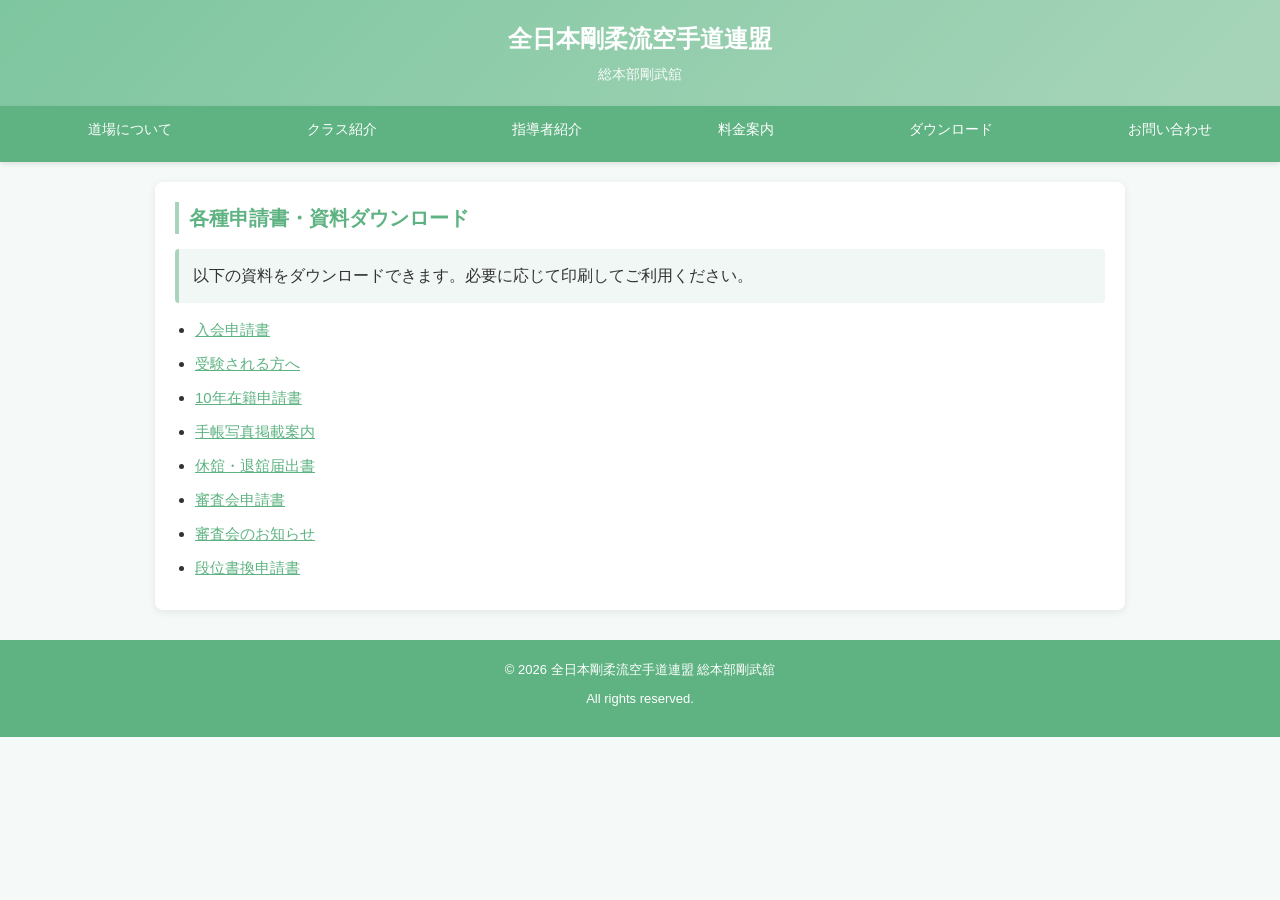
<file: download.html>
<!DOCTYPE html>
<html lang="ja">
<head>
    <meta charset="UTF-8">
    <meta name="viewport" content="width=device-width, initial-scale=1.0">
    <title>各種申請書・資料ダウンロード | 全日本剛柔流空手道連盟 総本部剛武舘</title>
    <style>
        * { margin: 0; padding: 0; box-sizing: border-box; }
        body { font-family: 'Segoe UI', 'Hiragino Sans', 'Noto Sans JP', sans-serif; line-height: 1.6; color: #333; background-color: #f5f9f7; }
        header { background: linear-gradient(135deg, #7ec69f 0%, #a8d5ba 100%); color: white; padding: 20px 15px; text-align: center; box-shadow: 0 2px 5px rgba(0,0,0,.1); }
        header h1 { font-size: 24px; margin-bottom: 5px; font-weight: 600; }
        header p { font-size: 14px; opacity: .95; }
        nav { background: #5fb383; position: sticky; top: 0; z-index: 100; box-shadow: 0 2px 5px rgba(0,0,0,.1); }
        nav ul { list-style: none; display: flex; justify-content: space-around; flex-wrap: wrap; }
        nav a { display: block; color: white; text-decoration: none; padding: 12px 15px; font-size: 14px; font-weight: 500; }
        nav a:hover { background: #4a9b6f; }
        main { max-width: 1000px; margin: 20px auto; padding: 0 15px; }
        section { background: white; margin-bottom: 20px; padding: 20px; border-radius: 8px; box-shadow: 0 2px 8px rgba(0,0,0,.08); }
        section h2 { color: #5fb383; margin-bottom: 15px; font-size: 20px; border-left: 4px solid #a8d5ba; padding-left: 10px; }
        ul { margin-left: 20px; margin-bottom: 0; }
        li { margin-bottom: 10px; font-size: 15px; }
        a { color: #5fb383; }
        .note { background: #f0f7f4; border-left: 4px solid #a8d5ba; padding: 14px; margin: 15px 0; border-radius: 4px; }
        footer { background: #5fb383; color: white; text-align: center; padding: 20px 15px; margin-top: 30px; font-size: 13px; }
        footer p { margin-bottom: 8px; }
        @media (max-width: 600px) { header h1 { font-size: 18px; } nav a { padding: 10px 9px; font-size: 12px; } section { padding: 15px; } section h2 { font-size: 18px; } }
    </style>
</head>
<body>
    <header><h1>全日本剛柔流空手道連盟</h1><p>総本部剛武舘</p></header>
    <nav aria-label="メインナビゲーション"><ul>
        <li><a href="index.htm#about">道場について</a></li><li><a href="index.htm#classes">クラス紹介</a></li><li><a href="instructors.html">指導者紹介</a></li><li><a href="pricing.html">料金案内</a></li><li><a href="download.html">ダウンロード</a></li><li><a href="index.htm#contact">お問い合わせ</a></li>
    </ul></nav>
    <main>
        <section>
            <h2>各種申請書・資料ダウンロード</h2>
            <div class="note">以下の資料をダウンロードできます。必要に応じて印刷してご利用ください。</div>
            <ul>
                <li><a href="https://goubukan.github.io/goubukan-website/入会申請書.pdf" target="_blank" rel="noopener noreferrer">入会申請書</a></li>
                <li><a href="https://goubukan.github.io/goubukan-website/受験される方へ.pdf" target="_blank" rel="noopener noreferrer">受験される方へ</a></li>
                <li><a href="https://goubukan.github.io/goubukan-website/10年在籍申請書.pdf" target="_blank" rel="noopener noreferrer">10年在籍申請書</a></li>
                <li><a href="https://goubukan.github.io/goubukan-website/手帳写真掲載案内.pdf" target="_blank" rel="noopener noreferrer">手帳写真掲載案内</a></li>
                <li><a href="https://goubukan.github.io/goubukan-website/休舘・退舘届け書.pdf" target="_blank" rel="noopener noreferrer">休舘・退舘届出書</a></li>
                <li><a href="https://goubukan.github.io/goubukan-website/審査会の申請書.pdf" target="_blank" rel="noopener noreferrer">審査会申請書</a></li>
                <li><a href="https://goubukan.github.io/goubukan-website/審査会のお知らせ.pdf" target="_blank" rel="noopener noreferrer">審査会のお知らせ</a></li>
                <li><a href="https://goubukan.github.io/goubukan-website/段位書き換え申請書.pdf" target="_blank" rel="noopener noreferrer">段位書換申請書</a></li>
            </ul>
        </section>
    </main>
    <footer><p>&copy; 2026 全日本剛柔流空手道連盟 総本部剛武舘</p><p>All rights reserved.</p></footer>
</body>
</html>
</file>
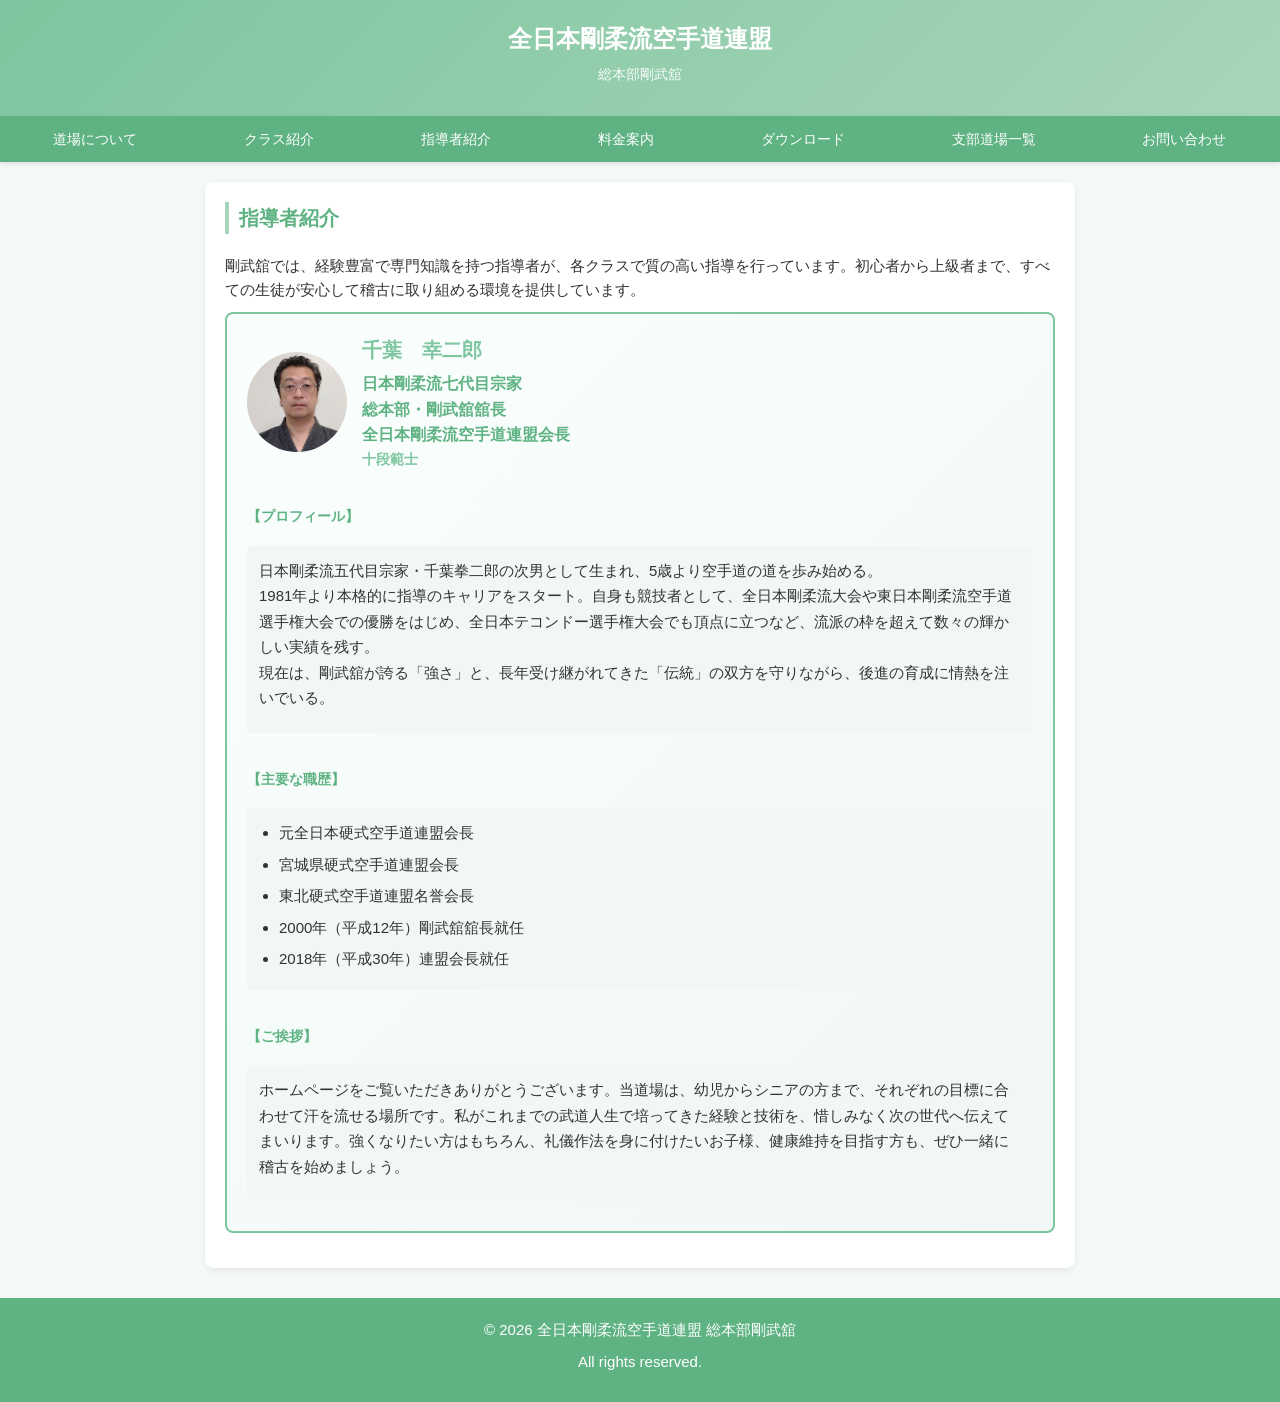
<file: instructors.html>
<!DOCTYPE html>
<html lang="ja">
<head>
    <meta charset="UTF-8">
    <meta name="viewport" content="width=device-width, initial-scale=1.0">
    <title>指導者紹介 | 全日本剛柔流空手道連盟 総本部剛武舘</title>
    <style>
        * { margin: 0; padding: 0; box-sizing: border-box; }
        body { font-family: 'Segoe UI', 'Hiragino Sans', 'Noto Sans JP', sans-serif; line-height: 1.6; color: #333; background-color: #f5f9f7; }
        header { background: linear-gradient(135deg, #7ec69f 0%, #a8d5ba 100%); color: white; padding: 20px 15px; text-align: center; box-shadow: 0 2px 5px rgba(0,0,0,.1); }
        header h1 { font-size: 24px; margin-bottom: 5px; font-weight: 600; }
        header p { font-size: 14px; opacity: .95; }
        nav { background: #5fb383; position: sticky; top: 0; z-index: 100; box-shadow: 0 2px 5px rgba(0,0,0,.1); }
        nav ul { list-style: none; display: flex; justify-content: space-around; flex-wrap: wrap; }
        nav a { display: block; color: white; text-decoration: none; padding: 12px 15px; font-size: 14px; font-weight: 500; }
        nav a:hover { background: #4a9b6f; }
        main { max-width: 900px; margin: 20px auto; padding: 0 15px; }
        section { background: white; margin-bottom: 20px; padding: 20px; border-radius: 8px; box-shadow: 0 2px 8px rgba(0,0,0,.08); }
        section h2 { color: #5fb383; margin-bottom: 20px; font-size: 20px; border-left: 4px solid #a8d5ba; padding-left: 10px; }
        section h3 { color: #7ec69f; margin-bottom: 10px; font-size: 16px; }
        p { margin-bottom: 10px; font-size: 15px; }
        .instructor-card { background: #f9fdfb; padding: 20px; margin-bottom: 15px; border-radius: 8px; border: 2px solid #d4e8dd; display: flex; flex-direction: column; gap: 10px; }
        .instructor-card.featured { border-color: #7ec69f; background: linear-gradient(135deg, #fafffe 0%, #f0f7f4 100%); }
        .instructor-header { display: flex; align-items: center; gap: 15px; margin-bottom: 10px; }
        .instructor-avatar { width: 80px; height: 80px; border-radius: 50%; display: block; object-fit: cover; flex-shrink: 0; background: #e9efe9; }
        .instructor-card.featured .instructor-avatar { width: 100px; height: 100px; }
        .instructor-info h3 { margin: 0 0 5px; font-size: 18px; }
        .instructor-card.featured .instructor-info h3 { font-size: 20px; }
        .instructor-title { color: #5fb383; font-weight: 600; font-size: 14px; }
        .instructor-card.featured .instructor-title { font-size: 16px; }
        .instructor-rank { color: #7ec69f; font-size: 14px; font-weight: 600; }
        .instructor-description { margin-top: 10px; line-height: 1.7; font-size: 15px; }
        .instructor-section-title { color: #5fb383; font-weight: 700; margin-top: 15px; margin-bottom: 8px; font-size: 14px; }
        .instructor-section-content { background: #f0f7f4; padding: 12px; border-radius: 4px; margin-bottom: 10px; font-size: 15px; line-height: 1.7; }
        .instructor-section-content ul { margin: 0 0 0 20px; padding: 0; }
        .instructor-section-content li { margin-bottom: 6px; }
        footer { background: #5fb383; color: white; text-align: center; padding: 20px 15px; margin-top: 30px; font-size: 13px; }
        footer p { margin-bottom: 8px; }
        a:focus { outline: 2px solid #7ec69f; outline-offset: 2px; }
        @media (max-width: 600px) {
            header h1 { font-size: 18px; }
            nav a { padding: 10px 9px; font-size: 12px; }
            section { padding: 15px; }
            section h2 { font-size: 18px; }
            main { margin: 15px auto; }
            .instructor-card { padding: 15px; }
            .instructor-header { flex-direction: column; align-items: flex-start; }
            .instructor-avatar { width: 60px; height: 60px; }
            .instructor-card.featured .instructor-avatar { width: 80px; height: 80px; }
        }
    </style>
</head>
<body>
    <header>
        <h1>全日本剛柔流空手道連盟</h1>
        <p>総本部剛武舘</p>
    </header>
    <nav aria-label="メインナビゲーション">
        <ul>
            <li><a href="index.htm#about">道場について</a></li>
            <li><a href="index.htm#classes">クラス紹介</a></li>
            <li><a href="instructors.html">指導者紹介</a></li>
            <li><a href="pricing.html">料金案内</a></li>
            <li><a href="download.html">ダウンロード</a></li>
            <li><a href="branches.html">支部道場一覧</a></li>
            <li><a href="index.htm#contact">お問い合わせ</a></li>
        </ul>
    </nav>
    <main>
        <section>
            <h2>指導者紹介</h2>
            <p>剛武舘では、経験豊富で専門知識を持つ指導者が、各クラスで質の高い指導を行っています。初心者から上級者まで、すべての生徒が安心して稽古に取り組める環境を提供しています。</p>
            <div class="instructor-card featured">
                <div class="instructor-header">
                    <img src="images/instructors/20260720_ダウンロード (1).jpg" alt="千葉　幸二郎 — 剛武舘舘長" class="instructor-avatar">
                    <div class="instructor-info">
                        <h3>千葉　幸二郎</h3>
                        <div class="instructor-title">日本剛柔流七代目宗家</div>
                        <div class="instructor-title">総本部・剛武舘舘長</div>
                        <div class="instructor-title">全日本剛柔流空手道連盟会長</div>
                        <div class="instructor-rank">十段範士</div>
                    </div>
                </div>

                <div class="instructor-section-title">【プロフィール】</div>
                <div class="instructor-section-content">
                    <p>日本剛柔流五代目宗家・千葉拳二郎の次男として生まれ、5歳より空手道の道を歩み始める。<br>1981年より本格的に指導のキャリアをスタート。自身も競技者として、全日本剛柔流大会や東日本剛柔流空手道選手権大会での優勝をはじめ、全日本テコンドー選手権大会でも頂点に立つなど、流派の枠を超えて数々の輝かしい実績を残す。<br>現在は、剛武舘が誇る「強さ」と、長年受け継がれてきた「伝統」の双方を守りながら、後進の育成に情熱を注いでいる。</p>
                </div>

                <div class="instructor-section-title">【主要な職歴】</div>
                <div class="instructor-section-content">
                    <ul>
                        <li>元全日本硬式空手道連盟会長</li>
                        <li>宮城県硬式空手道連盟会長</li>
                        <li>東北硬式空手道連盟名誉会長</li>
                        <li>2000年（平成12年）剛武舘舘長就任</li>
                        <li>2018年（平成30年）連盟会長就任</li>
                    </ul>
                </div>

                <div class="instructor-section-title">【ご挨拶】</div>
                <div class="instructor-section-content">
                    <p>ホームページをご覧いただきありがとうございます。当道場は、幼児からシニアの方まで、それぞれの目標に合わせて汗を流せる場所です。私がこれまでの武道人生で培ってきた経験と技術を、惜しみなく次の世代へ伝えてまいります。強くなりたい方はもちろん、礼儀作法を身に付けたいお子様、健康維持を目指す方も、ぜひ一緒に稽古を始めましょう。</p>
                </div>
            </div>
        </section>
    </main>
    <footer>
        <p>&copy; 2026 全日本剛柔流空手道連盟 総本部剛武舘</p>
        <p>All rights reserved.</p>
    </footer>
</body>
</html>
</file>
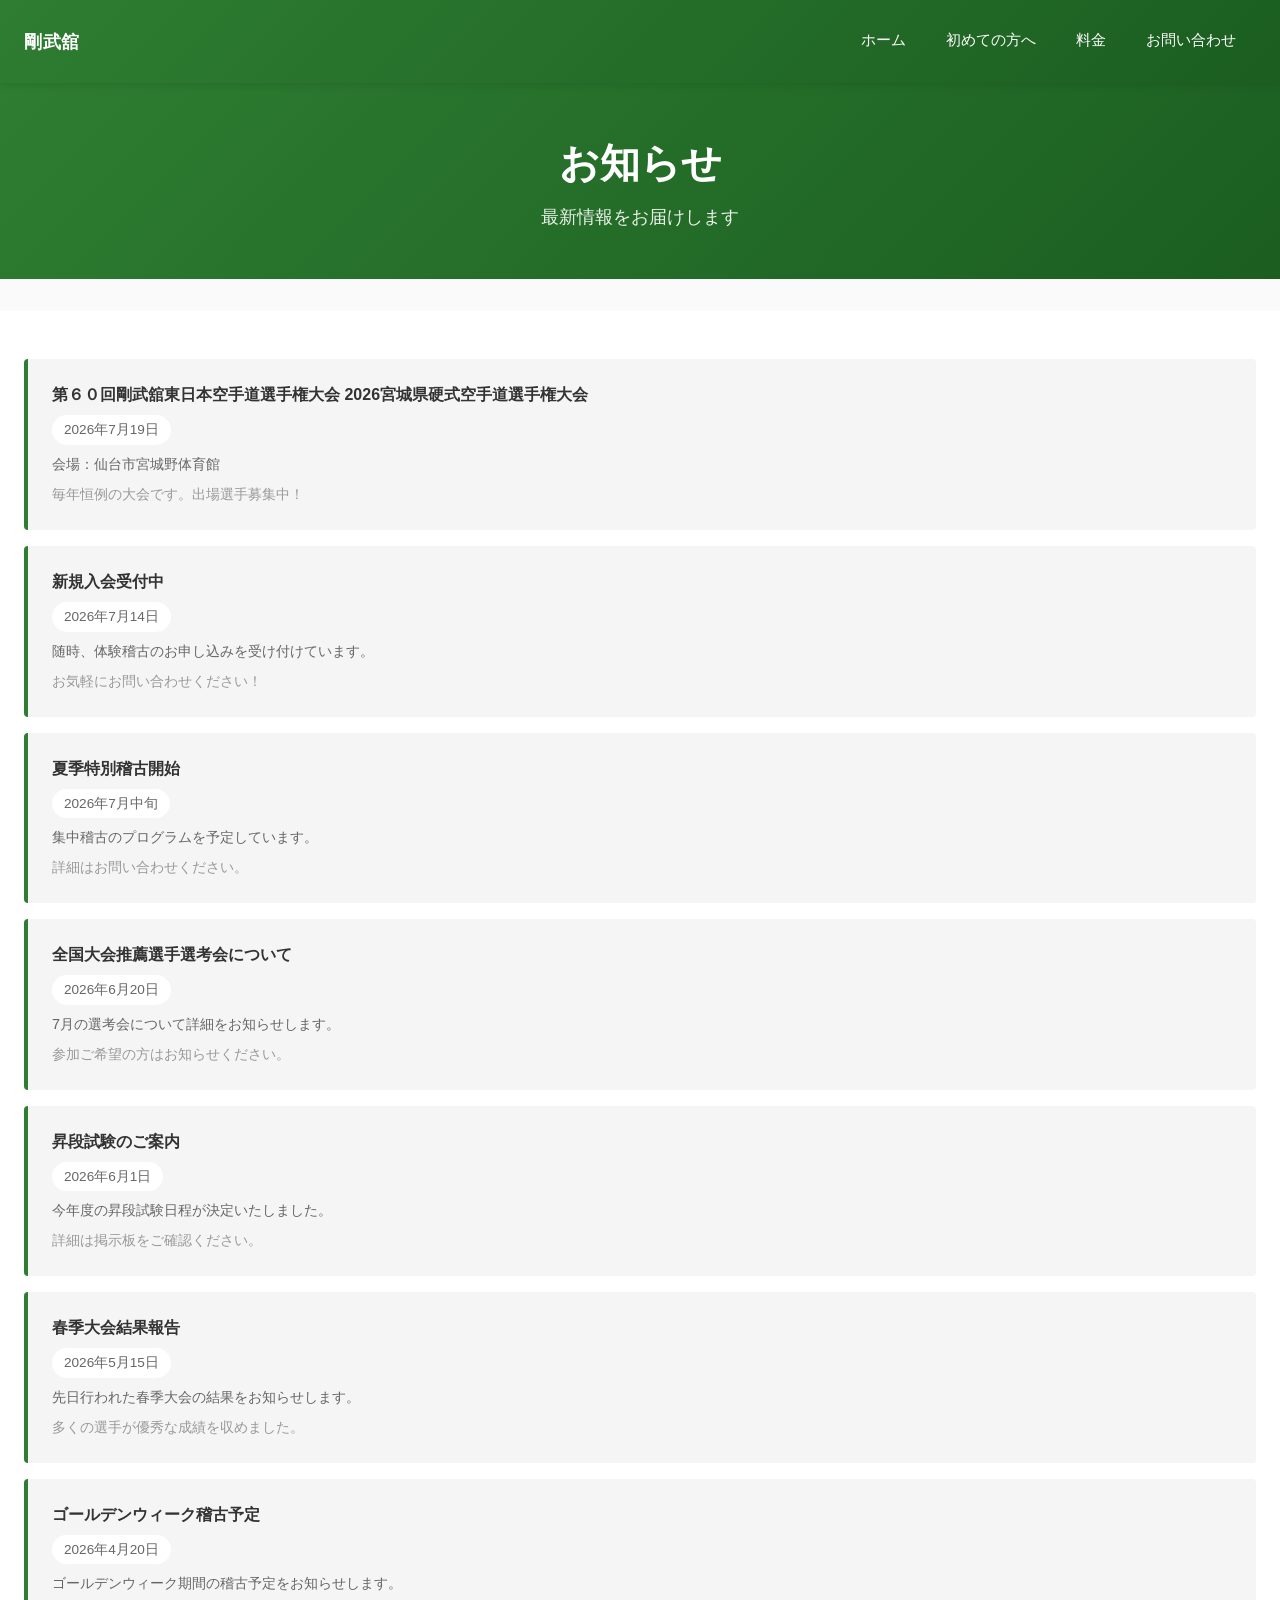
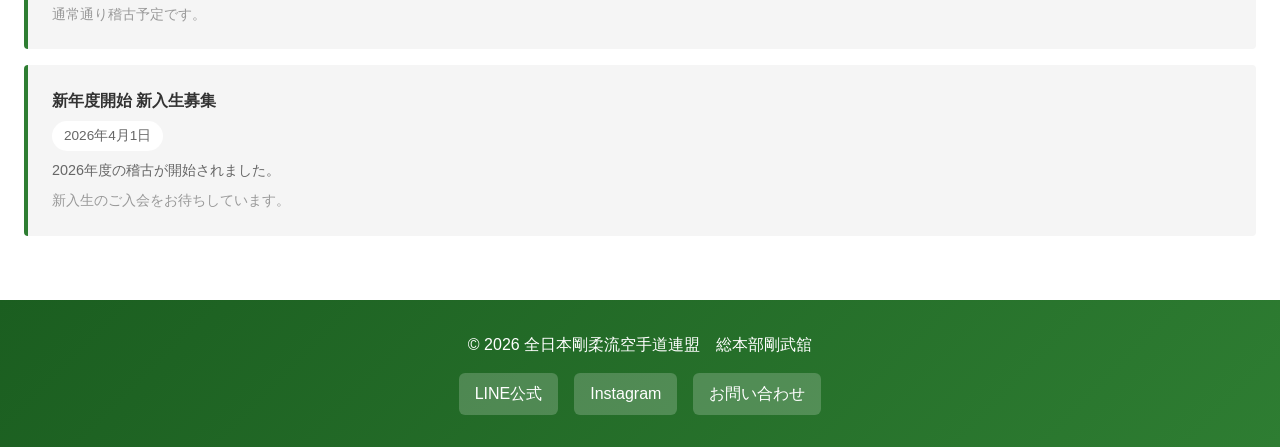
<file: news.html>
<!DOCTYPE html>
<html lang="ja">
<head>
    <meta charset="UTF-8">
    <meta name="viewport" content="width=device-width, initial-scale=1.0">
    <meta name="description" content="お知らせ。大会情報、イベント、入会案内など最新情報を掲載。">
    <title>お知らせ | 全日本剛柔流空手道連盟　総本部剛武舘</title>
    <link rel="stylesheet" href="css/style.css">
</head>
<body>
    <!-- ヘッダー -->
    <header class="header">
        <div class="logo">剛武舘</div>
        <button class="menu-toggle" id="menuToggle">☰</button>
        <nav class="nav" id="nav">
            <a href="index.html">ホーム</a>
            <a href="about.html">初めての方へ</a>
            <a href="price.html">料金</a>
            <a href="contact.html">お問い合わせ</a>
        </nav>
    </header>

    <main>
        <!-- ページタイトル -->
        <div class="page-title">
            <h1>お知らせ</h1>
            <p>最新情報をお届けします</p>
        </div>

        <!-- お知らせセクション -->
        <section class="news">
            <ul class="news-list">
                <li class="news-item">
                    <span class="news-title">第６０回剛武舘東日本空手道選手権大会 2026宮城県硬式空手道選手権大会</span>
                    <span class="news-date">2026年7月19日</span>
                    <p style="color: #666; font-size: 0.9rem; margin-top: 0.5rem;">会場：仙台市宮城野体育館</p>
                    <p style="color: #999; font-size: 0.85rem; margin-top: 0.5rem;">毎年恒例の大会です。出場選手募集中！</p>
                </li>
                <li class="news-item">
                    <span class="news-title">新規入会受付中</span>
                    <span class="news-date">2026年7月14日</span>
                    <p style="color: #666; font-size: 0.9rem; margin-top: 0.5rem;">随時、体験稽古のお申し込みを受け付けています。</p>
                    <p style="color: #999; font-size: 0.85rem; margin-top: 0.5rem;">お気軽にお問い合わせください！</p>
                </li>
                <li class="news-item">
                    <span class="news-title">夏季特別稽古開始</span>
                    <span class="news-date">2026年7月中旬</span>
                    <p style="color: #666; font-size: 0.9rem; margin-top: 0.5rem;">集中稽古のプログラムを予定しています。</p>
                    <p style="color: #999; font-size: 0.85rem; margin-top: 0.5rem;">詳細はお問い合わせください。</p>
                </li>
                <li class="news-item">
                    <span class="news-title">全国大会推薦選手選考会について</span>
                    <span class="news-date">2026年6月20日</span>
                    <p style="color: #666; font-size: 0.9rem; margin-top: 0.5rem;">7月の選考会について詳細をお知らせします。</p>
                    <p style="color: #999; font-size: 0.85rem; margin-top: 0.5rem;">参加ご希望の方はお知らせください。</p>
                </li>
                <li class="news-item">
                    <span class="news-title">昇段試験のご案内</span>
                    <span class="news-date">2026年6月1日</span>
                    <p style="color: #666; font-size: 0.9rem; margin-top: 0.5rem;">今年度の昇段試験日程が決定いたしました。</p>
                    <p style="color: #999; font-size: 0.85rem; margin-top: 0.5rem;">詳細は掲示板をご確認ください。</p>
                </li>
                <li class="news-item">
                    <span class="news-title">春季大会結果報告</span>
                    <span class="news-date">2026年5月15日</span>
                    <p style="color: #666; font-size: 0.9rem; margin-top: 0.5rem;">先日行われた春季大会の結果をお知らせします。</p>
                    <p style="color: #999; font-size: 0.85rem; margin-top: 0.5rem;">多くの選手が優秀な成績を収めました。</p>
                </li>
                <li class="news-item">
                    <span class="news-title">ゴールデンウィーク稽古予定</span>
                    <span class="news-date">2026年4月20日</span>
                    <p style="color: #666; font-size: 0.9rem; margin-top: 0.5rem;">ゴールデンウィーク期間の稽古予定をお知らせします。</p>
                    <p style="color: #999; font-size: 0.85rem; margin-top: 0.5rem;">通常通り稽古予定です。</p>
                </li>
                <li class="news-item">
                    <span class="news-title">新年度開始 新入生募集</span>
                    <span class="news-date">2026年4月1日</span>
                    <p style="color: #666; font-size: 0.9rem; margin-top: 0.5rem;">2026年度の稽古が開始されました。</p>
                    <p style="color: #999; font-size: 0.85rem; margin-top: 0.5rem;">新入生のご入会をお待ちしています。</p>
                </li>
            </ul>
        </section>
    </main>

    <!-- フッター -->
    <footer class="footer">
        <p>&copy; 2026 全日本剛柔流空手道連盟　総本部剛武舘</p>
        <div class="footer-sns">
            <a href="https://line.me/R/ti/p/@195xouaz" target="_blank">LINE公式</a>
            <a href="https://instagram.com" target="_blank">Instagram</a>
            <a href="contact.html">お問い合わせ</a>
        </div>
    </footer>

    <script>
        // モバイルメニュー開閉
        const menuToggle = document.getElementById('menuToggle');
        const nav = document.getElementById('nav');

        menuToggle.addEventListener('click', () => {
            nav.classList.toggle('active');
        });

        // ナビゲーションリンク click時にメニューを閉じる
        document.querySelectorAll('.nav a').forEach(link => {
            link.addEventListener('click', () => {
                nav.classList.remove('active');
            });
        });
    </script>
</body>
</html>
</file>
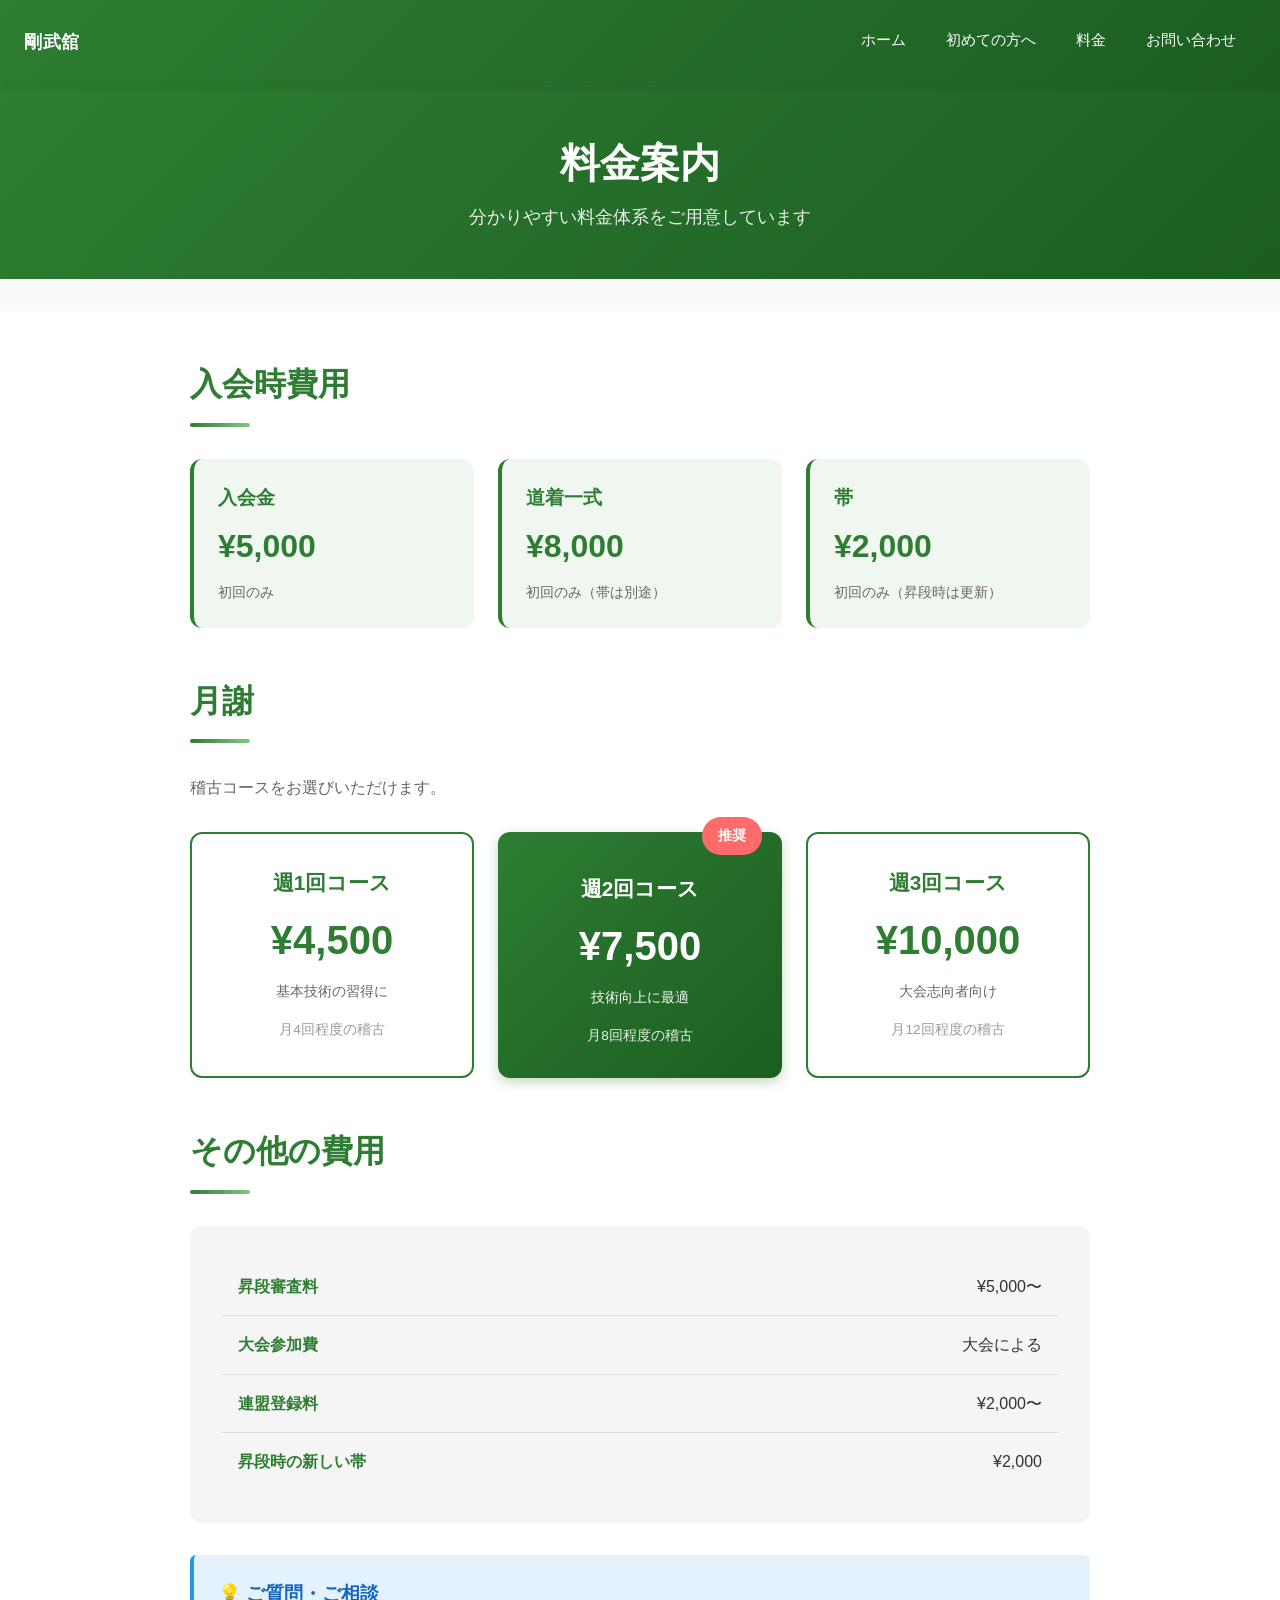
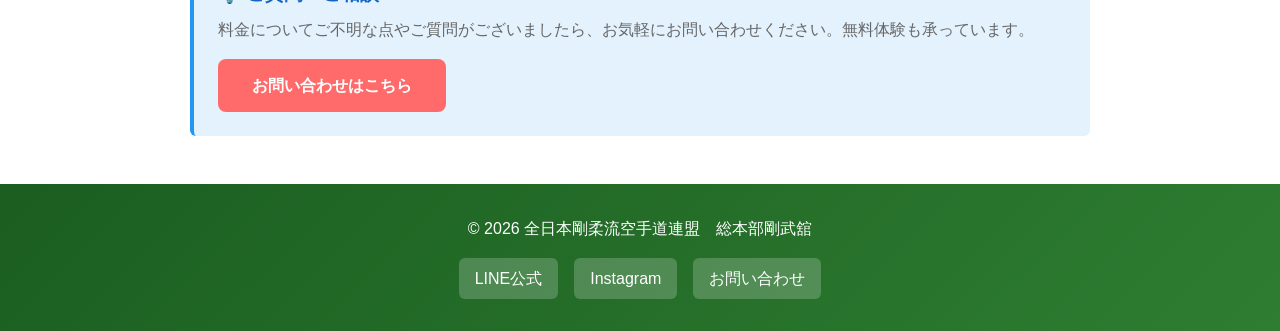
<file: price.html>
<!DOCTYPE html>
<html lang="ja">
<head>
    <meta charset="UTF-8">
    <meta name="viewport" content="width=device-width, initial-scale=1.0">
    <meta name="description" content="料金について。入会金、月謝、初期費用などの詳細をご案内します。">
    <title>料金案内 | 全日本剛柔流空手道連盟　総本部剛武舘</title>
    <link rel="stylesheet" href="css/style.css">
</head>
<body>
    <!-- ヘッダー -->
    <header class="header">
        <div class="logo">剛武舘</div>
        <button class="menu-toggle" id="menuToggle">☰</button>
        <nav class="nav" id="nav">
            <a href="index.html">ホーム</a>
            <a href="about.html">初めての方へ</a>
            <a href="price.html">料金</a>
            <a href="contact.html">お問い合わせ</a>
        </nav>
    </header>

    <main>
        <!-- ページタイトル -->
        <div class="page-title">
            <h1>料金案内</h1>
            <p>分かりやすい料金体系をご用意しています</p>
        </div>

        <!-- 料金セクション -->
        <section style="background-color: #fff;">
            <div style="max-width: 900px; margin: 0 auto;">
                <h2>入会時費用</h2>
                <div style="display: grid; grid-template-columns: repeat(auto-fit, minmax(250px, 1fr)); gap: 1.5rem; margin-bottom: 3rem;">
                    <div style="background-color: #f0f7f0; padding: 1.5rem; border-radius: 12px; border-left: 4px solid #2e7d32;">
                        <h3 style="color: #2e7d32; font-size: 1.2rem; margin-bottom: 0.5rem;">入会金</h3>
                        <p style="font-size: 2rem; font-weight: 700; color: #2e7d32; margin-bottom: 0.5rem;">¥5,000</p>
                        <p style="color: #666; font-size: 0.9rem;">初回のみ</p>
                    </div>

                    <div style="background-color: #f0f7f0; padding: 1.5rem; border-radius: 12px; border-left: 4px solid #2e7d32;">
                        <h3 style="color: #2e7d32; font-size: 1.2rem; margin-bottom: 0.5rem;">道着一式</h3>
                        <p style="font-size: 2rem; font-weight: 700; color: #2e7d32; margin-bottom: 0.5rem;">¥8,000</p>
                        <p style="color: #666; font-size: 0.9rem;">初回のみ（帯は別途）</p>
                    </div>

                    <div style="background-color: #f0f7f0; padding: 1.5rem; border-radius: 12px; border-left: 4px solid #2e7d32;">
                        <h3 style="color: #2e7d32; font-size: 1.2rem; margin-bottom: 0.5rem;">帯</h3>
                        <p style="font-size: 2rem; font-weight: 700; color: #2e7d32; margin-bottom: 0.5rem;">¥2,000</p>
                        <p style="color: #666; font-size: 0.9rem;">初回のみ（昇段時は更新）</p>
                    </div>
                </div>

                <h2 style="margin-top: 3rem;">月謝</h2>
                <p style="margin-bottom: 2rem; color: #666;">稽古コースをお選びいただけます。</p>
                <div style="display: grid; grid-template-columns: repeat(auto-fit, minmax(280px, 1fr)); gap: 1.5rem; margin-bottom: 3rem;">
                    <div style="background-color: #fff; border: 2px solid #2e7d32; padding: 2rem; border-radius: 12px; text-align: center;">
                        <h3 style="color: #2e7d32; font-size: 1.3rem; margin-bottom: 0.5rem;">週1回コース</h3>
                        <p style="font-size: 2.5rem; font-weight: 700; color: #2e7d32; margin-bottom: 0.5rem;">¥4,500</p>
                        <p style="color: #666; font-size: 0.9rem; margin-bottom: 1rem;">基本技術の習得に</p>
                        <p style="color: #999; font-size: 0.85rem;">月4回程度の稽古</p>
                    </div>

                    <div style="background: linear-gradient(135deg, #2e7d32, #1b5e20); color: white; padding: 2rem; border-radius: 12px; text-align: center; box-shadow: 0 4px 12px rgba(46, 125, 50, 0.3); position: relative;">
                        <div style="position: absolute; top: -15px; right: 20px; background-color: #ff6b6b; color: white; padding: 0.5rem 1rem; border-radius: 20px; font-size: 0.85rem; font-weight: 700;">推奨</div>
                        <h3 style="font-size: 1.3rem; margin-bottom: 0.5rem; margin-top: 0.5rem;">週2回コース</h3>
                        <p style="font-size: 2.5rem; font-weight: 700; margin-bottom: 0.5rem;">¥7,500</p>
                        <p style="font-size: 0.9rem; margin-bottom: 1rem; opacity: 0.95;">技術向上に最適</p>
                        <p style="font-size: 0.85rem; opacity: 0.9;">月8回程度の稽古</p>
                    </div>

                    <div style="background-color: #fff; border: 2px solid #2e7d32; padding: 2rem; border-radius: 12px; text-align: center;">
                        <h3 style="color: #2e7d32; font-size: 1.3rem; margin-bottom: 0.5rem;">週3回コース</h3>
                        <p style="font-size: 2.5rem; font-weight: 700; color: #2e7d32; margin-bottom: 0.5rem;">¥10,000</p>
                        <p style="color: #666; font-size: 0.9rem; margin-bottom: 1rem;">大会志向者向け</p>
                        <p style="color: #999; font-size: 0.85rem;">月12回程度の稽古</p>
                    </div>
                </div>

                <h2 style="margin-top: 3rem;">その他の費用</h2>
                <div style="background-color: #f5f5f5; padding: 2rem; border-radius: 12px; margin-bottom: 2rem;">
                    <table style="width: 100%; border-collapse: collapse;">
                        <tr style="border-bottom: 1px solid #ddd;">
                            <td style="padding: 1rem; font-weight: 600; color: #2e7d32;">昇段審査料</td>
                            <td style="padding: 1rem; text-align: right; color: #333;">¥5,000〜</td>
                        </tr>
                        <tr style="border-bottom: 1px solid #ddd;">
                            <td style="padding: 1rem; font-weight: 600; color: #2e7d32;">大会参加費</td>
                            <td style="padding: 1rem; text-align: right; color: #333;">大会による</td>
                        </tr>
                        <tr style="border-bottom: 1px solid #ddd;">
                            <td style="padding: 1rem; font-weight: 600; color: #2e7d32;">連盟登録料</td>
                            <td style="padding: 1rem; text-align: right; color: #333;">¥2,000〜</td>
                        </tr>
                        <tr>
                            <td style="padding: 1rem; font-weight: 600; color: #2e7d32;">昇段時の新しい帯</td>
                            <td style="padding: 1rem; text-align: right; color: #333;">¥2,000</td>
                        </tr>
                    </table>
                </div>

                <div style="background-color: #e3f2fd; border-left: 4px solid #2196f3; padding: 1.5rem; border-radius: 6px; margin-top: 2rem;">
                    <h3 style="color: #1565c0; margin-bottom: 0.5rem;">💡 ご質問・ご相談</h3>
                    <p style="color: #666; margin-bottom: 1rem;">料金についてご不明な点やご質問がございましたら、お気軽にお問い合わせください。無料体験も承っています。</p>
                    <a href="contact.html" class="btn btn-main">お問い合わせはこちら</a>
                </div>
            </div>
        </section>
    </main>

    <!-- フッター -->
    <footer class="footer">
        <p>&copy; 2026 全日本剛柔流空手道連盟　総本部剛武舘</p>
        <div class="footer-sns">
            <a href="https://line.me/R/ti/p/@195xouaz" target="_blank">LINE公式</a>
            <a href="https://instagram.com" target="_blank">Instagram</a>
            <a href="contact.html">お問い合わせ</a>
        </div>
    </footer>

    <script>
        // モバイルメニュー開閉
        const menuToggle = document.getElementById('menuToggle');
        const nav = document.getElementById('nav');

        menuToggle.addEventListener('click', () => {
            nav.classList.toggle('active');
        });

        // ナビゲーションリンク click時にメニューを閉じる
        document.querySelectorAll('.nav a').forEach(link => {
            link.addEventListener('click', () => {
                nav.classList.remove('active');
            });
        });
    </script>
</body>
</html>
</file>
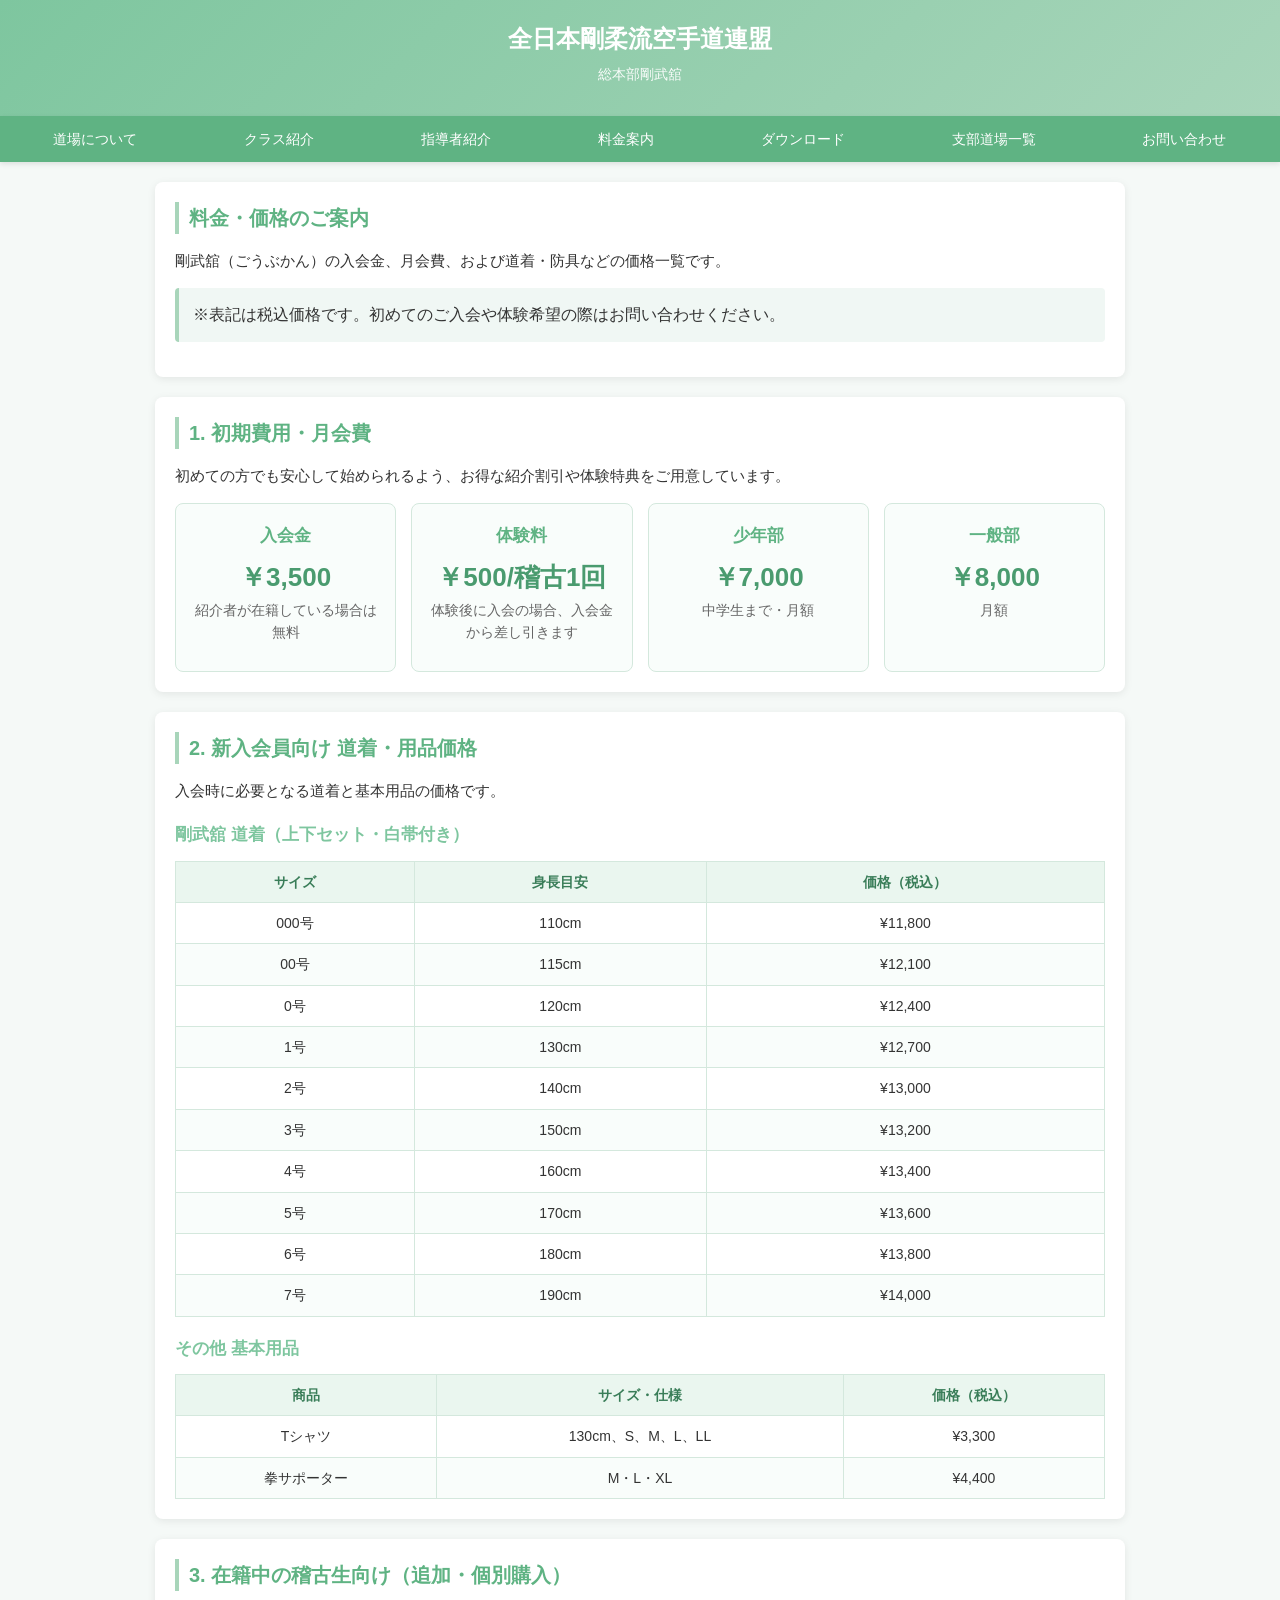
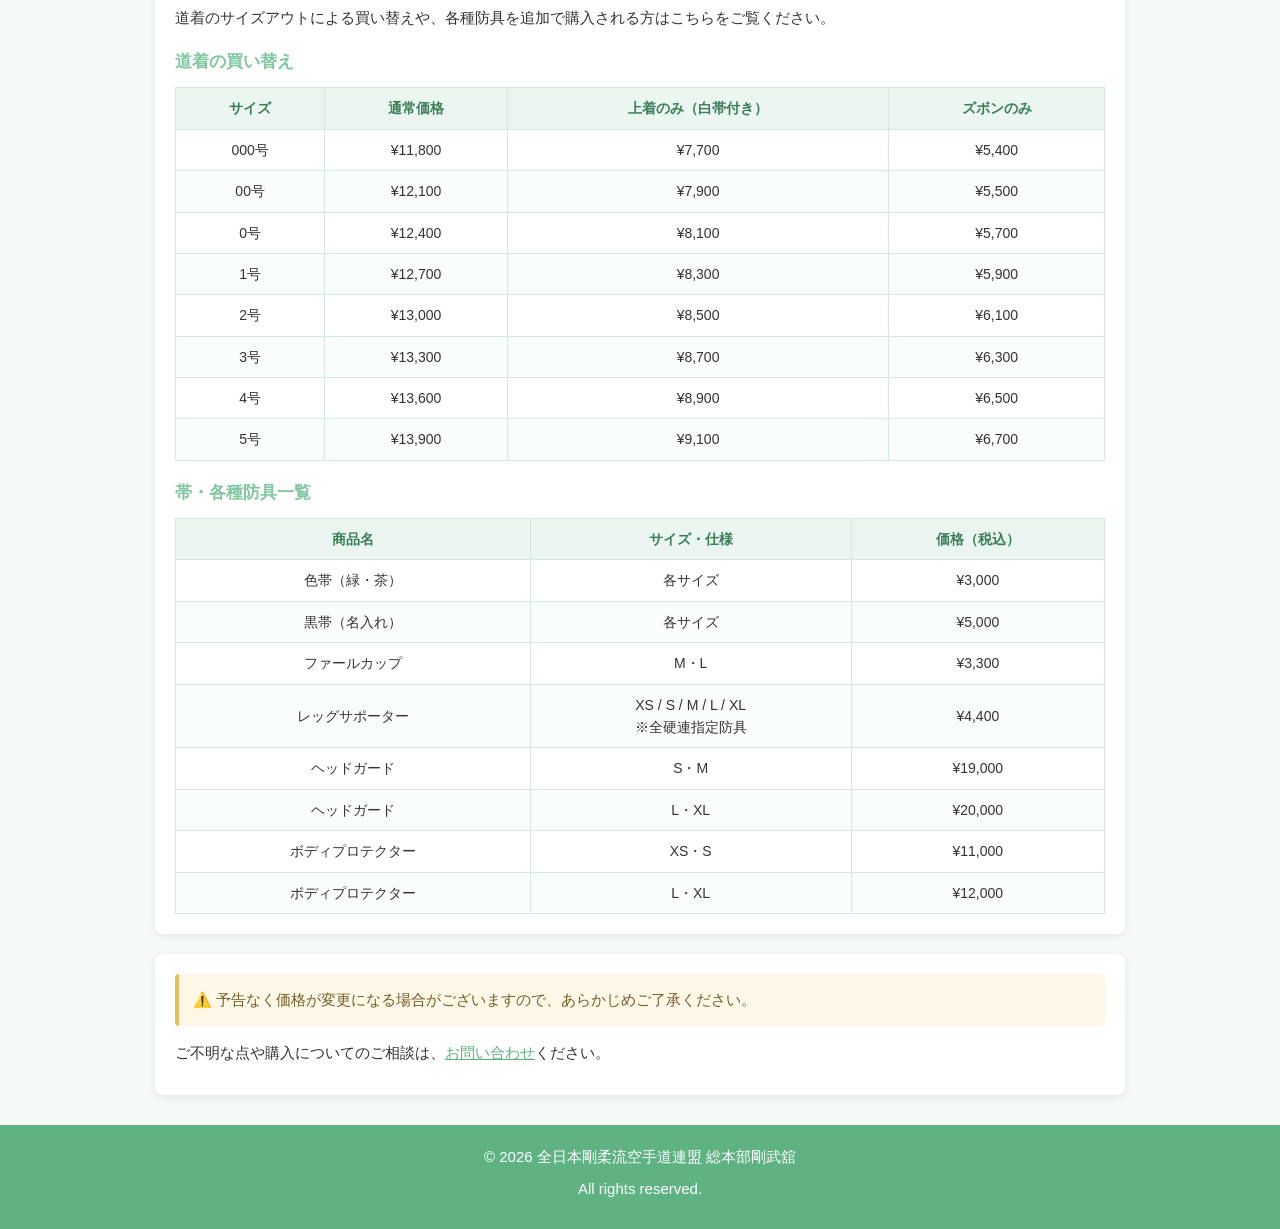
<file: pricing.html>
<!DOCTYPE html>
<html lang="ja">
<head>
    <meta charset="UTF-8">
    <meta name="viewport" content="width=device-width, initial-scale=1.0">
    <meta name="description" content="剛武舘の入会金、月会費、道着・防具などの料金案内です。">
    <title>料金・価格のご案内 | 全日本剛柔流空手道連盟 総本部剛武舘</title>
    <style>
        * { margin: 0; padding: 0; box-sizing: border-box; }
        body { font-family: 'Segoe UI', 'Hiragino Sans', 'Noto Sans JP', sans-serif; line-height: 1.6; color: #333; background-color: #f5f9f7; }
        header { background: linear-gradient(135deg, #7ec69f 0%, #a8d5ba 100%); color: white; padding: 20px 15px; text-align: center; box-shadow: 0 2px 5px rgba(0,0,0,.1); }
        header h1 { font-size: 24px; margin-bottom: 5px; font-weight: 600; }
        header p { font-size: 14px; opacity: .95; }
        nav { background: #5fb383; position: sticky; top: 0; z-index: 100; box-shadow: 0 2px 5px rgba(0,0,0,.1); }
        nav ul { list-style: none; display: flex; justify-content: space-around; flex-wrap: wrap; }
        nav a { display: block; color: white; text-decoration: none; padding: 12px 15px; font-size: 14px; font-weight: 500; }
        nav a:hover { background: #4a9b6f; }
        main { max-width: 1000px; margin: 20px auto; padding: 0 15px; }
        section { background: white; margin-bottom: 20px; padding: 20px; border-radius: 8px; box-shadow: 0 2px 8px rgba(0,0,0,.08); }
        section h2 { color: #5fb383; margin-bottom: 15px; font-size: 20px; border-left: 4px solid #a8d5ba; padding-left: 10px; }
        section h3 { color: #7ec69f; margin: 18px 0 10px; font-size: 17px; }
        p { margin-bottom: 10px; font-size: 15px; }
        .note { background: #f0f7f4; border-left: 4px solid #a8d5ba; padding: 14px; margin: 15px 0; border-radius: 4px; }
        .price-grid { display: grid; grid-template-columns: repeat(auto-fit, minmax(220px, 1fr)); gap: 15px; margin-top: 15px; }
        .price-card { background: #f9fdfb; border: 1px solid #d4e8dd; border-radius: 8px; padding: 18px; text-align: center; }
        .price-card h3 { margin: 0 0 8px; color: #5fb383; }
        .price { color: #4a9b6f; font-size: 26px; font-weight: 700; }
        .unit { color: #666; font-size: 14px; }
        .table-wrap { overflow-x: auto; margin-top: 12px; }
        table { width: 100%; border-collapse: collapse; min-width: 520px; font-size: 14px; }
        th, td { border: 1px solid #d4e8dd; padding: 9px 10px; text-align: center; white-space: nowrap; }
        th { background: #eaf6ef; color: #397d58; font-weight: 600; }
        tbody tr:nth-child(even) { background: #f9fdfb; }
        .caution { color: #765d25; background: #fff8e8; border-left: 4px solid #e5bd5b; padding: 14px; border-radius: 4px; }
        footer { background: #5fb383; color: white; text-align: center; padding: 20px 15px; margin-top: 30px; font-size: 13px; }
        footer p { margin-bottom: 8px; }
        a:focus { outline: 2px solid #7ec69f; outline-offset: 2px; }
        @media (max-width: 600px) { header h1 { font-size: 18px; } nav a { padding: 10px 9px; font-size: 12px; } section { padding: 15px; } section h2 { font-size: 18px; } main { margin: 15px auto; } }
    </style>
</head>
<body>
    <header><h1>全日本剛柔流空手道連盟</h1><p>総本部剛武舘</p></header>
    <nav aria-label="メインナビゲーション"><ul>
        <li><a href="index.htm#about">道場について</a></li><li><a href="index.htm#classes">クラス紹介</a></li><li><a href="instructors.html">指導者紹介</a></li><li><a href="pricing.html">料金案内</a></li><li><a href="download.html">ダウンロード</a></li><li><a href="branches.html">支部道場一覧</a></li><li><a href="index.htm#contact">お問い合わせ</a></li>
    </ul></nav>
    <main>
        <section><h2>料金・価格のご案内</h2><p>剛武舘（ごうぶかん）の入会金、月会費、および道着・防具などの価格一覧です。</p><div class="note">※表記は税込価格です。初めてのご入会や体験希望の際はお問い合わせください。</div></section>
        <section><h2>1. 初期費用・月会費</h2><p>初めての方でも安心して始められるよう、お得な紹介割引や体験特典をご用意しています。</p><div class="price-grid">
            <div class="price-card"><h3>入会金</h3><div class="price">￥3,500</div><p class="unit">紹介者が在籍している場合は無料</p></div>
            <div class="price-card"><h3>体験料</h3><div class="price">￥500/稽古1回</div><p class="unit">体験後に入会の場合、入会金から差し引きます</p></div>
            <div class="price-card"><h3>少年部</h3><div class="price">￥7,000</div><p class="unit">中学生まで・月額</p></div>
            <div class="price-card"><h3>一般部</h3><div class="price">￥8,000</div><p class="unit">月額</p></div>
        </div></section>
        <section><h2>2. 新入会員向け 道着・用品価格</h2><p>入会時に必要となる道着と基本用品の価格です。</p><h3>剛武舘 道着（上下セット・白帯付き）</h3><div class="table-wrap"><table><thead><tr><th>サイズ</th><th>身長目安</th><th>価格（税込）</th></tr></thead><tbody>
            <tr><td>000号</td><td>110cm</td><td>¥11,800</td></tr><tr><td>00号</td><td>115cm</td><td>¥12,100</td></tr><tr><td>0号</td><td>120cm</td><td>¥12,400</td></tr><tr><td>1号</td><td>130cm</td><td>¥12,700</td></tr><tr><td>2号</td><td>140cm</td><td>¥13,000</td></tr><tr><td>3号</td><td>150cm</td><td>¥13,200</td></tr><tr><td>4号</td><td>160cm</td><td>¥13,400</td></tr><tr><td>5号</td><td>170cm</td><td>¥13,600</td></tr><tr><td>6号</td><td>180cm</td><td>¥13,800</td></tr><tr><td>7号</td><td>190cm</td><td>¥14,000</td></tr>
        </tbody></table></div><h3>その他 基本用品</h3><div class="table-wrap"><table><thead><tr><th>商品</th><th>サイズ・仕様</th><th>価格（税込）</th></tr></thead><tbody>
            <tr><td>Tシャツ</td><td>130cm、S、M、L、LL</td><td>¥3,300</td></tr><tr><td>拳サポーター</td><td>M・L・XL</td><td>¥4,400</td></tr>
        </tbody></table></div></section>
        <section><h2>3. 在籍中の稽古生向け（追加・個別購入）</h2><p>道着のサイズアウトによる買い替えや、各種防具を追加で購入される方はこちらをご覧ください。</p><h3>道着の買い替え</h3><div class="table-wrap"><table><thead><tr><th>サイズ</th><th>通常価格</th><th>上着のみ（白帯付き）</th><th>ズボンのみ</th></tr></thead><tbody>
            <tr><td>000号</td><td>¥11,800</td><td>¥7,700</td><td>¥5,400</td></tr><tr><td>00号</td><td>¥12,100</td><td>¥7,900</td><td>¥5,500</td></tr><tr><td>0号</td><td>¥12,400</td><td>¥8,100</td><td>¥5,700</td></tr><tr><td>1号</td><td>¥12,700</td><td>¥8,300</td><td>¥5,900</td></tr><tr><td>2号</td><td>¥13,000</td><td>¥8,500</td><td>¥6,100</td></tr><tr><td>3号</td><td>¥13,300</td><td>¥8,700</td><td>¥6,300</td></tr><tr><td>4号</td><td>¥13,600</td><td>¥8,900</td><td>¥6,500</td></tr><tr><td>5号</td><td>¥13,900</td><td>¥9,100</td><td>¥6,700</td></tr>
        </tbody></table></div><h3>帯・各種防具一覧</h3><div class="table-wrap"><table><thead><tr><th>商品名</th><th>サイズ・仕様</th><th>価格（税込）</th></tr></thead><tbody>
            <tr><td>色帯（緑・茶）</td><td>各サイズ</td><td>¥3,000</td></tr><tr><td>黒帯（名入れ）</td><td>各サイズ</td><td>¥5,000</td></tr><tr><td>ファールカップ</td><td>M・L</td><td>¥3,300</td></tr><tr><td>レッグサポーター</td><td>XS / S / M / L / XL<br>※全硬連指定防具</td><td>¥4,400</td></tr><tr><td>ヘッドガード</td><td>S・M</td><td>¥19,000</td></tr><tr><td>ヘッドガード</td><td>L・XL</td><td>¥20,000</td></tr><tr><td>ボディプロテクター</td><td>XS・S</td><td>¥11,000</td></tr><tr><td>ボディプロテクター</td><td>L・XL</td><td>¥12,000</td></tr>
        </tbody></table></div></section>
        <section><p class="caution">⚠️ 予告なく価格が変更になる場合がございますので、あらかじめご了承ください。</p><p style="margin-top:15px;">ご不明な点や購入についてのご相談は、<a href="index.htm#contact" style="color:#5fb383;">お問い合わせ</a>ください。</p></section>
    </main>
    <footer><p>&copy; 2026 全日本剛柔流空手道連盟 総本部剛武舘</p><p>All rights reserved.</p></footer>
</body>
</html>
</file>
<file: todo/styles.css>
/* ===================================
   To-Do List Application Styles
   =================================== */

* {
    margin: 0;
    padding: 0;
    box-sizing: border-box;
}

html {
    scroll-behavior: smooth;
}

body {
    font-family: 'Segoe UI', 'Hiragino Sans', 'Noto Sans JP', -apple-system, BlinkMacSystemFont, sans-serif;
    background: linear-gradient(135deg, #667eea 0%, #764ba2 100%);
    min-height: 100vh;
    display: flex;
    align-items: center;
    justify-content: center;
    padding: 20px;
}

/* ========== Container ========== */
.container {
    width: 100%;
    max-width: 800px;
    background: white;
    border-radius: 16px;
    box-shadow: 0 20px 60px rgba(0, 0, 0, 0.3);
    overflow: hidden;
    display: flex;
    flex-direction: column;
    min-height: 100vh;
}

/* ========== Header ========== */
.header {
    background: linear-gradient(135deg, #667eea 0%, #764ba2 100%);
    color: white;
    padding: 2rem;
    text-align: center;
}

.title {
    font-size: 2.5rem;
    font-weight: 700;
    margin-bottom: 0.5rem;
    text-shadow: 2px 2px 4px rgba(0, 0, 0, 0.2);
}

.subtitle {
    font-size: 1rem;
    opacity: 0.9;
    font-weight: 300;
}

/* ========== Main Content ========== */
.main-content {
    flex: 1;
    padding: 2rem;
    overflow-y: auto;
}

/* ========== Input Section ========== */
.input-section {
    margin-bottom: 2rem;
}

.input-form {
    display: flex;
    gap: 1rem;
    margin-bottom: 0.75rem;
}

.input-field {
    flex: 1;
    padding: 0.875rem 1rem;
    border: 2px solid #e0e0e0;
    border-radius: 8px;
    font-size: 1rem;
    transition: all 0.3s ease;
    font-family: inherit;
}

.input-field:focus {
    outline: none;
    border-color: #667eea;
    box-shadow: 0 0 0 3px rgba(102, 126, 234, 0.1);
}

.input-field::placeholder {
    color: #999;
}

.input-info {
    text-align: center;
    color: #999;
    font-size: 0.85rem;
}

/* ========== Buttons ========== */
.btn {
    padding: 0.875rem 1.5rem;
    border: none;
    border-radius: 8px;
    font-size: 1rem;
    font-weight: 600;
    cursor: pointer;
    transition: all 0.3s ease;
    font-family: inherit;
}

.btn-add {
    background: linear-gradient(135deg, #667eea 0%, #764ba2 100%);
    color: white;
}

.btn-add:hover {
    transform: translateY(-2px);
    box-shadow: 0 8px 16px rgba(102, 126, 234, 0.4);
}

.btn-add:active {
    transform: translateY(0);
}

.btn-danger {
    background-color: #ff6b6b;
    color: white;
}

.btn-danger:hover {
    background-color: #ee5a52;
    transform: translateY(-2px);
    box-shadow: 0 8px 16px rgba(255, 107, 107, 0.3);
}

.btn-danger:disabled {
    background-color: #ccc;
    cursor: not-allowed;
    transform: none;
}

/* ========== Filter Section ========== */
.filter-section {
    display: flex;
    justify-content: space-between;
    align-items: center;
    margin-bottom: 2rem;
    gap: 1rem;
    flex-wrap: wrap;
}

.filter-buttons {
    display: flex;
    gap: 0.5rem;
}

.filter-btn {
    padding: 0.5rem 1rem;
    border: 2px solid #e0e0e0;
    background: white;
    border-radius: 6px;
    cursor: pointer;
    transition: all 0.3s ease;
    font-size: 0.9rem;
    font-weight: 600;
}

.filter-btn:hover {
    border-color: #667eea;
    color: #667eea;
}

.filter-btn.active {
    background: #667eea;
    color: white;
    border-color: #667eea;
}

/* ========== Stats Section ========== */
.stats-section {
    display: grid;
    grid-template-columns: repeat(3, 1fr);
    gap: 1rem;
    margin-bottom: 2rem;
}

.stat-item {
    background: linear-gradient(135deg, #f5f7fa 0%, #c3cfe2 100%);
    padding: 1rem;
    border-radius: 8px;
    text-align: center;
}

.stat-label {
    display: block;
    font-size: 0.85rem;
    color: #666;
    margin-bottom: 0.5rem;
}

.stat-value {
    display: block;
    font-size: 1.75rem;
    font-weight: 700;
    color: #667eea;
}

/* ========== Tasks Section ========== */
.tasks-section {
    margin-bottom: 2rem;
}

.todo-list {
    list-style: none;
    display: flex;
    flex-direction: column;
    gap: 0.75rem;
}

.todo-item {
    display: flex;
    align-items: center;
    gap: 1rem;
    padding: 1rem;
    background: #f9f9f9;
    border-left: 4px solid #667eea;
    border-radius: 6px;
    transition: all 0.3s ease;
    animation: slideIn 0.3s ease;
}

.todo-item:hover {
    background: #f0f0f0;
    box-shadow: 0 4px 12px rgba(0, 0, 0, 0.1);
    transform: translateX(4px);
}

.todo-item.completed {
    opacity: 0.6;
    border-left-color: #4caf50;
}

.todo-item.completed .todo-text {
    text-decoration: line-through;
    color: #999;
}

@keyframes slideIn {
    from {
        opacity: 0;
        transform: translateX(-20px);
    }
    to {
        opacity: 1;
        transform: translateX(0);
    }
}

/* Checkbox */
.checkbox {
    width: 24px;
    height: 24px;
    cursor: pointer;
    accent-color: #667eea;
    flex-shrink: 0;
}

/* Todo Text */
.todo-text {
    flex: 1;
    font-size: 1rem;
    color: #333;
    word-break: break-word;
}

/* Delete Button */
.btn-delete {
    background-color: #ff6b6b;
    color: white;
    border: none;
    padding: 0.5rem 0.75rem;
    border-radius: 4px;
    cursor: pointer;
    font-size: 0.85rem;
    transition: all 0.3s ease;
    flex-shrink: 0;
}

.btn-delete:hover {
    background-color: #ee5a52;
    transform: scale(1.05);
}

.btn-delete:active {
    transform: scale(0.95);
}

/* Empty State */
.empty-state {
    text-align: center;
    padding: 2rem;
    color: #999;
}

.empty-state p:first-child {
    font-size: 2rem;
    margin-bottom: 0.5rem;
}

.empty-state p:last-child {
    font-size: 0.95rem;
}

/* ========== Footer ========== */
.footer {
    background-color: #f5f5f5;
    padding: 1rem;
    text-align: center;
    border-top: 1px solid #e0e0e0;
    color: #666;
    font-size: 0.85rem;
}

.footer a {
    color: #667eea;
    text-decoration: none;
    transition: color 0.3s ease;
}

.footer a:hover {
    text-decoration: underline;
}

/* ========== Responsive Design ========== */
@media (max-width: 768px) {
    .container {
        border-radius: 12px;
    }

    .header {
        padding: 1.5rem;
    }

    .title {
        font-size: 1.8rem;
    }

    .main-content {
        padding: 1.5rem;
    }

    .input-form {
        flex-direction: column;
    }

    .btn-add {
        width: 100%;
    }

    .filter-section {
        flex-direction: column;
        align-items: stretch;
    }

    .filter-buttons {
        width: 100%;
        justify-content: space-between;
    }

    .btn-danger {
        width: 100%;
    }

    .stats-section {
        grid-template-columns: repeat(3, 1fr);
        gap: 0.75rem;
    }

    .stat-item {
        padding: 0.75rem;
    }

    .stat-value {
        font-size: 1.5rem;
    }

    .todo-item {
        padding: 0.75rem;
    }
}

@media (max-width: 480px) {
    body {
        padding: 10px;
    }

    .header {
        padding: 1rem;
    }

    .title {
        font-size: 1.5rem;
    }

    .subtitle {
        font-size: 0.9rem;
    }

    .main-content {
        padding: 1rem;
    }

    .input-field {
        padding: 0.75rem;
        font-size: 16px; /* iOS対策 */
    }

    .btn {
        padding: 0.75rem 1rem;
        font-size: 0.9rem;
    }

    .filter-buttons {
        flex-wrap: wrap;
        gap: 0.3rem;
    }

    .filter-btn {
        padding: 0.4rem 0.8rem;
        font-size: 0.8rem;
    }

    .stats-section {
        grid-template-columns: 1fr;
        gap: 0.5rem;
    }

    .stat-item {
        padding: 0.5rem;
    }

    .stat-value {
        font-size: 1.25rem;
    }

    .todo-item {
        gap: 0.75rem;
        padding: 0.75rem;
    }

    .btn-delete {
        padding: 0.4rem 0.6rem;
        font-size: 0.75rem;
    }
}

/* ========== Utilities ========== */
.hidden {
    display: none !important;
}

.visible {
    display: block !important;
}
</file>
<file: css/style.css>
/* ========================================
   全日本剛柔流空手道連盟 ホームページ
   モダン レスポンシブスタイル
   ======================================== */

/* ========== リセット & 基本設定 ========== */
* {
  margin: 0;
  padding: 0;
  box-sizing: border-box;
}

html {
  scroll-behavior: smooth;
}

body {
  font-family: 'Hiragino Sans', 'Noto Sans JP', -apple-system, BlinkMacSystemFont, 'Segoe UI', sans-serif;
  color: #333;
  background-color: #fafafa;
  line-height: 1.6;
  overflow-x: hidden;
}

/* ========== カラー定義 ========== */
:root {
  --primary: #2e7d32;
  --primary-dark: #1b5e20;
  --primary-light: #81c784;
  --accent: #ff6b6b;
  --text: #333;
  --text-light: #666;
  --border: #e0e0e0;
  --white: #ffffff;
  --gray-bg: #f5f5f5;
}

/* ========== ヘッダー ========== */
.header {
  position: sticky;
  top: 0;
  z-index: 100;
  display: flex;
  justify-content: space-between;
  align-items: center;
  padding: 1rem 1.5rem;
  background: linear-gradient(135deg, var(--primary) 0%, var(--primary-dark) 100%);
  color: var(--white);
  box-shadow: 0 2px 8px rgba(0, 0, 0, 0.1);
}

.logo {
  font-size: 1.1rem;
  font-weight: 700;
  letter-spacing: 0.5px;
}

.menu-toggle {
  display: none;
  background: none;
  border: none;
  color: var(--white);
  font-size: 1.5rem;
  cursor: pointer;
  padding: 0.5rem;
}

.nav {
  display: flex;
  gap: 0;
}

.nav a {
  color: var(--white);
  text-decoration: none;
  padding: 0.75rem 1.25rem;
  font-size: 0.95rem;
  transition: all 0.3s ease;
  border-bottom: 3px solid transparent;
}

.nav a:hover {
  background-color: rgba(255, 255, 255, 0.1);
  border-bottom-color: var(--accent);
}

/* ========== ヒーローセクション ========== */
.hero {
  position: relative;
  height: 400px;
  background: linear-gradient(135deg, var(--primary) 0%, var(--primary-dark) 100%);
  color: var(--white);
  display: flex;
  align-items: center;
  justify-content: center;
  text-align: center;
  overflow: hidden;
}

.hero::before {
  content: '';
  position: absolute;
  top: 0;
  left: 0;
  right: 0;
  bottom: 0;
  background: url('data:image/svg+xml,<svg xmlns="http://www.w3.org/2000/svg" viewBox="0 0 1200 600"><defs><pattern id="grid" width="60" height="60" patternUnits="userSpaceOnUse"><path d="M 60 0 L 0 0 0 60" fill="none" stroke="white" stroke-width="0.5" opacity="0.1"/></pattern></defs><rect width="1200" height="600" fill="none"/><rect width="1200" height="600" fill="url(%23grid)" /></svg>');
  opacity: 0.3;
}

.hero-content {
  position: relative;
  z-index: 2;
  max-width: 600px;
  padding: 2rem;
  animation: fadeInUp 0.8s ease;
}

.hero h1 {
  font-size: 2.5rem;
  font-weight: 700;
  margin-bottom: 1rem;
  line-height: 1.2;
  text-shadow: 2px 2px 4px rgba(0, 0, 0, 0.3);
}

.hero p {
  font-size: 1.1rem;
  margin-bottom: 2rem;
  opacity: 0.95;
}

.btn-group {
  display: flex;
  gap: 1rem;
  justify-content: center;
  flex-wrap: wrap;
}

.btn {
  display: inline-block;
  padding: 0.75rem 2rem;
  border-radius: 8px;
  text-decoration: none;
  font-weight: 600;
  transition: all 0.3s ease;
  cursor: pointer;
  border: 2px solid transparent;
  font-size: 1rem;
}

.btn-main {
  background-color: var(--accent);
  color: var(--white);
}

.btn-main:hover {
  transform: translateY(-3px);
  box-shadow: 0 6px 20px rgba(255, 107, 107, 0.4);
}

.btn-sub {
  background-color: transparent;
  color: var(--white);
  border-color: var(--white);
}

.btn-sub:hover {
  background-color: var(--white);
  color: var(--primary);
}

@keyframes fadeInUp {
  from {
    opacity: 0;
    transform: translateY(30px);
  }
  to {
    opacity: 1;
    transform: translateY(0);
  }
}

/* ========== セクション共通 ========== */
section {
  padding: 3rem 1.5rem;
}

section h2 {
  font-size: 2rem;
  color: var(--primary);
  margin-bottom: 2rem;
  position: relative;
  padding-bottom: 1rem;
}

section h2::after {
  content: '';
  position: absolute;
  bottom: 0;
  left: 0;
  width: 60px;
  height: 4px;
  background: linear-gradient(90deg, var(--primary), var(--primary-light));
  border-radius: 2px;
}

/* ========== お知らせセクション ========== */
.news {
  background-color: var(--white);
}

.news-list {
  list-style: none;
}

.news-item {
  padding: 1.5rem;
  border-left: 4px solid var(--primary);
  background-color: var(--gray-bg);
  margin-bottom: 1rem;
  border-radius: 4px;
  transition: all 0.3s ease;
  cursor: pointer;
}

.news-item:hover {
  transform: translateX(8px);
  box-shadow: 0 4px 12px rgba(46, 125, 50, 0.15);
}

.news-title {
  display: block;
  font-weight: 600;
  color: var(--text);
  margin-bottom: 0.5rem;
  line-height: 1.5;
}

.news-date {
  display: inline-block;
  font-size: 0.85rem;
  color: var(--text-light);
  background-color: var(--white);
  padding: 0.25rem 0.75rem;
  border-radius: 20px;
}

.link-more {
  display: inline-block;
  margin-top: 1.5rem;
  color: var(--primary);
  text-decoration: none;
  font-weight: 600;
  transition: all 0.3s ease;
}

.link-more:hover {
  color: var(--accent);
  transform: translateX(5px);
}

/* ========== 入会ステップ ========== */
.steps {
  background: linear-gradient(135deg, #f0f7f0 0%, var(--white) 100%);
}

.steps-container {
  display: grid;
  grid-template-columns: repeat(auto-fit, minmax(200px, 1fr));
  gap: 2rem;
  margin-bottom: 2rem;
}

.step-item {
  text-align: center;
  padding: 2rem;
  background: var(--white);
  border-radius: 12px;
  box-shadow: 0 4px 12px rgba(46, 125, 50, 0.08);
  transition: all 0.3s ease;
  position: relative;
}

.step-item:hover {
  transform: translateY(-8px);
  box-shadow: 0 8px 24px rgba(46, 125, 50, 0.15);
}

.step-number {
  width: 60px;
  height: 60px;
  margin: 0 auto 1rem;
  background: linear-gradient(135deg, var(--primary), var(--primary-light));
  color: var(--white);
  border-radius: 50%;
  display: flex;
  align-items: center;
  justify-content: center;
  font-size: 1.5rem;
  font-weight: 700;
}

.step-item p {
  font-weight: 600;
  color: var(--text);
  margin-bottom: 1rem;
}

.step-item.active .step-number {
  background: var(--accent);
  box-shadow: 0 4px 12px rgba(255, 107, 107, 0.3);
}

/* ========== 活動紹介 ========== */
.activities {
  background-color: var(--white);
}

.activity-grid {
  display: grid;
  grid-template-columns: repeat(auto-fill, minmax(200px, 1fr));
  gap: 1.5rem;
}

.activity-card {
  background: var(--white);
  border-radius: 12px;
  overflow: hidden;
  box-shadow: 0 4px 12px rgba(0, 0, 0, 0.1);
  transition: all 0.3s ease;
}

.activity-card:hover {
  transform: scale(1.05);
  box-shadow: 0 8px 24px rgba(46, 125, 50, 0.2);
}

.activity-card img {
  width: 100%;
  height: 200px;
  object-fit: cover;
  display: block;
}

.activity-info {
  padding: 1.5rem;
}

.activity-info h3 {
  color: var(--primary);
  font-size: 1.1rem;
  margin-bottom: 0.5rem;
}

/* ========== アクセス ========== */
.access {
  background: linear-gradient(135deg, #f0f7f0 0%, var(--white) 100%);
}

.access-content {
  display: grid;
  grid-template-columns: 1fr 1fr;
  gap: 2rem;
  align-items: center;
}

.access-map {
  border-radius: 12px;
  overflow: hidden;
  box-shadow: 0 4px 12px rgba(0, 0, 0, 0.1);
}

.access-map img {
  width: 100%;
  height: auto;
  display: block;
}

.access-info h3 {
  color: var(--primary);
  font-size: 1.3rem;
  margin-bottom: 1rem;
}

.access-info p {
  font-size: 1rem;
  margin-bottom: 1rem;
  line-height: 1.8;
}

.access-info strong {
  color: var(--primary);
  font-size: 1.1rem;
}

/* ========== FAQ ========== */
.faq {
  background-color: var(--white);
}

.faq-grid {
  display: grid;
  gap: 1.5rem;
}

.faq-item {
  background: var(--gray-bg);
  border-radius: 8px;
  padding: 1.5rem;
  border-left: 4px solid var(--primary);
}

.faq-q {
  font-weight: 700;
  color: var(--primary);
  margin-bottom: 0.5rem;
  font-size: 1.05rem;
}

.faq-a {
  color: var(--text-light);
  line-height: 1.8;
}

/* ========== フッター ========== */
.footer {
  background: linear-gradient(135deg, var(--primary-dark) 0%, var(--primary) 100%);
  color: var(--white);
  text-align: center;
  padding: 2rem 1.5rem;
}

.footer p {
  margin-bottom: 1rem;
}

.footer-sns {
  display: flex;
  justify-content: center;
  gap: 1rem;
  flex-wrap: wrap;
  margin-top: 1rem;
}

.footer-sns a {
  display: inline-block;
  padding: 0.5rem 1rem;
  background-color: rgba(255, 255, 255, 0.2);
  color: var(--white);
  text-decoration: none;
  border-radius: 6px;
  transition: all 0.3s ease;
}

.footer-sns a:hover {
  background-color: var(--accent);
  transform: translateY(-2px);
}

/* ========== ページタイトル ========== */
.page-title {
  background: linear-gradient(135deg, var(--primary) 0%, var(--primary-dark) 100%);
  color: var(--white);
  text-align: center;
  padding: 3rem 1.5rem;
  margin-bottom: 2rem;
}

.page-title h1 {
  font-size: 2.5rem;
  margin-bottom: 0.5rem;
}

.page-title p {
  font-size: 1.1rem;
  opacity: 0.9;
}

/* ========== ブレッドクラム ========== */
.breadcrumb {
  padding: 1rem 1.5rem;
  background-color: var(--white);
  border-bottom: 1px solid var(--border);
  font-size: 0.9rem;
}

.breadcrumb a {
  color: var(--primary);
  text-decoration: none;
}

.breadcrumb a:hover {
  text-decoration: underline;
}

/* ========== スマートフォン対応 ========== */
@media (max-width: 768px) {
  .logo {
    font-size: 0.9rem;
  }

  .nav {
    display: none;
    position: absolute;
    top: 100%;
    left: 0;
    right: 0;
    flex-direction: column;
    background-color: var(--primary-dark);
    padding: 1rem 0;
  }

  .nav.active {
    display: flex;
  }

  .nav a {
    padding: 0.75rem 1.5rem;
    border-bottom: none;
    border-left: 3px solid transparent;
  }

  .nav a:hover {
    border-left-color: var(--accent);
    background-color: rgba(255, 255, 255, 0.1);
  }

  .menu-toggle {
    display: block;
  }

  .hero {
    height: 300px;
  }

  .hero h1 {
    font-size: 1.8rem;
  }

  .hero p {
    font-size: 1rem;
  }

  .btn-group {
    flex-direction: column;
  }

  .btn {
    width: 100%;
    text-align: center;
  }

  section {
    padding: 2rem 1rem;
  }

  section h2 {
    font-size: 1.5rem;
    margin-bottom: 1.5rem;
  }

  .steps-container {
    grid-template-columns: 1fr;
  }

  .activity-grid {
    grid-template-columns: repeat(2, 1fr);
  }

  .access-content {
    grid-template-columns: 1fr;
  }

  .page-title h1 {
    font-size: 1.8rem;
  }

  .page-title p {
    font-size: 1rem;
  }
}

@media (max-width: 480px) {
  .header {
    padding: 0.75rem 1rem;
  }

  .logo {
    font-size: 0.8rem;
  }

  .hero {
    height: 250px;
  }

  .hero h1 {
    font-size: 1.5rem;
  }

  .hero-content {
    padding: 1rem;
  }

  section h2 {
    font-size: 1.3rem;
  }

  .steps-container {
    gap: 1rem;
  }

  .step-item {
    padding: 1.5rem 1rem;
  }

  .activity-grid {
    grid-template-columns: 1fr;
  }

  .news-item {
    padding: 1rem;
  }

  .btn {
    font-size: 0.95rem;
    padding: 0.65rem 1.5rem;
  }
}

/* ========== アニメーション ========== */
@keyframes slideIn {
  from {
    opacity: 0;
    transform: translateX(-30px);
  }
  to {
    opacity: 1;
    transform: translateX(0);
  }
}

@keyframes fadeIn {
  from {
    opacity: 0;
  }
  to {
    opacity: 1;
  }
}

.news-item {
  animation: slideIn 0.5s ease forwards;
}

.step-item {
  animation: fadeIn 0.6s ease forwards;
}

/* ========== ユーティリティ ========== */
.container {
  max-width: 1200px;
  margin: 0 auto;
  padding: 0 1.5rem;
}

.text-center {
  text-align: center;
}

.mt-2 {
  margin-top: 2rem;
}

.mb-2 {
  margin-bottom: 2rem;
}
</file>
